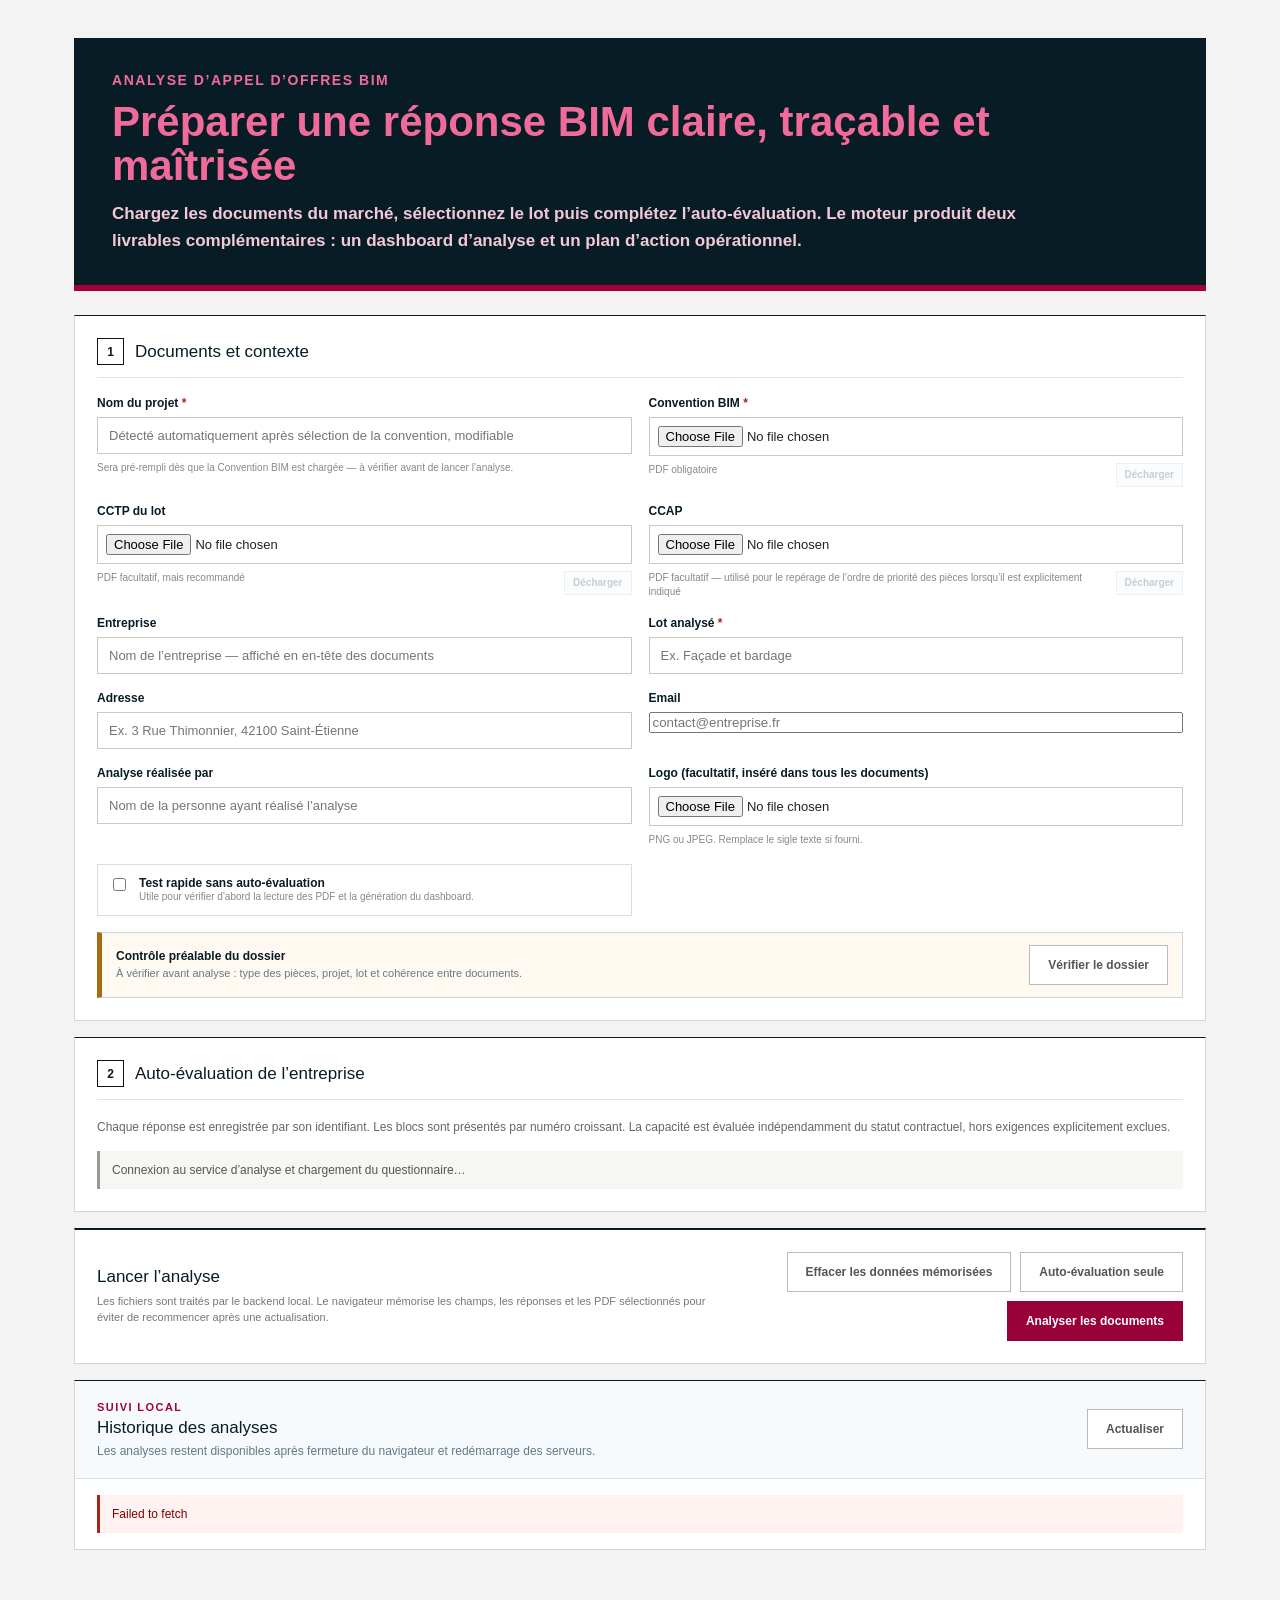
<file: frontend/index.html>
<!doctype html>
<html lang="fr">
<head>
  <meta charset="utf-8">
  <meta name="viewport" content="width=device-width, initial-scale=1">
  <title>Outil d’analyse BIM</title>
  <link rel="stylesheet" href="styles.css">
</head>
<body>
  <main class="page">
    <header class="hero">
      <p class="eyebrow">ANALYSE D’APPEL D’OFFRES BIM</p>
      <h1>Préparer une réponse BIM claire, traçable et maîtrisée</h1>
      <p class="intro">Chargez les documents du marché, sélectionnez le lot puis complétez l’<span class="static-term" data-term="Auto-évaluation">auto-évaluation</span>. Le moteur produit deux livrables complémentaires : un dashboard d’analyse et un plan d’action opérationnel.</p>
    </header>

    <form id="analysis-form" novalidate>
      <section class="panel">
        <div class="section-title"><span>1</span><h2>Documents et contexte</h2></div>
        <div class="grid two">
          <label class="field">
            <span>Nom du projet <b>*</b></span>
            <input type="text" name="projet" id="projet-field" placeholder="Détecté automatiquement après sélection de la convention, modifiable" required>
            <small id="projet-status">Sera pré-rempli dès que la Convention BIM est chargée — à vérifier avant de lancer l’analyse.</small>
          </label>
          <label class="field">
            <span><span class="static-term" data-term="Convention BIM">Convention BIM</span> <b>*</b></span>
            <input type="file" name="convention" accept="application/pdf,.pdf" required>
            <div class="file-status-row"><small id="convention-file-status">PDF obligatoire</small><button class="file-clear-button" type="button" data-clear-file="convention" disabled aria-disabled="true">Décharger</button></div>
          </label>
          <label class="field">
            <span><span class="static-term" data-term="CCTP">CCTP du lot</span></span>
            <input type="file" name="cctp" accept="application/pdf,.pdf">
            <div class="file-status-row"><small id="cctp-file-status">PDF facultatif, mais recommandé</small><button class="file-clear-button" type="button" data-clear-file="cctp" disabled aria-disabled="true">Décharger</button></div>
          </label>
          <label class="field">
            <span>CCAP</span>
            <input type="file" name="ccap" accept="application/pdf,.pdf">
            <div class="file-status-row"><small id="ccap-file-status">PDF facultatif — utilisé pour le repérage de l’ordre de priorité des pièces lorsqu’il est explicitement indiqué</small><button class="file-clear-button" type="button" data-clear-file="ccap" disabled aria-disabled="true">Décharger</button></div>
          </label>
          <label class="field">
            <span>Entreprise</span>
            <input type="text" name="entreprise" placeholder="Nom de l’entreprise — affiché en en-tête des documents">
          </label>
          <label class="field">
            <span>Lot analysé <b>*</b></span>
            <input type="text" name="lot" placeholder="Ex. Façade et bardage" required>
          </label>
          <label class="field">
            <span>Adresse</span>
            <input type="text" name="adresse" placeholder="Ex. 3 Rue Thimonnier, 42100 Saint-Étienne">
          </label>
          <label class="field">
            <span>Email</span>
            <input type="email" name="email" placeholder="contact@entreprise.fr">
          </label>
          <label class="field">
            <span>Analyse réalisée par</span>
            <input type="text" name="analyste" placeholder="Nom de la personne ayant réalisé l’analyse">
          </label>
          <label class="field">
            <span>Logo (facultatif, inséré dans tous les documents)</span>
            <input type="file" name="logo" accept="image/png,image/jpeg,.png,.jpg,.jpeg">
            <small>PNG ou JPEG. Remplace le sigle texte si fourni.</small>
          </label>
          <label class="check-field">
            <input id="sans-eval" type="checkbox" name="sans_eval">
            <span><strong>Test rapide sans auto-évaluation</strong><small>Utile pour vérifier d'abord la lecture des PDF et la génération du dashboard.</small></span>
          </label>
        </div>
        <div id="live-precheck" class="live-precheck pending" aria-live="polite">
          <div><strong>Contrôle préalable du dossier</strong><span id="live-precheck-text">À vérifier avant analyse : type des pièces, projet, lot et cohérence entre documents.</span></div>
          <button id="precheck-button" class="secondary-button" type="button">Vérifier le dossier</button>
        </div>
      </section>

      <section class="panel" id="questionnaire-panel">
        <div class="section-title"><span>2</span><h2><span class="static-term" data-term="Auto-évaluation">Auto-évaluation</span> de l’entreprise</h2></div>
        <p class="help">Chaque réponse est enregistrée par son identifiant. Les blocs sont présentés par numéro croissant. La capacité est évaluée indépendamment du statut contractuel, hors exigences explicitement exclues.</p>
        <div id="questionnaire-status" class="notice">Chargement du questionnaire…</div>
        <div id="questionnaire"></div>
      </section>

      <section class="panel submit-panel">
        <div>
          <h2>Lancer l’analyse</h2>
          <p>Les fichiers sont traités par le backend local. Le navigateur mémorise les champs, les réponses et les PDF sélectionnés pour éviter de recommencer après une actualisation.</p>
        </div>
        <div class="submit-actions">
          <button id="clear-memory-button" class="secondary-button" type="button">Effacer les données mémorisées</button>
          <button id="autoeval-button" class="secondary-button" type="button">Auto-évaluation seule</button>
          <button id="submit-button" type="submit">Analyser les documents</button>
        </div>
      </section>
    </form>

    <section id="progress" class="panel result-panel hidden" aria-live="polite"></section>

    <section id="history-panel" class="panel history-panel">
      <div class="history-heading">
        <div>
          <p class="eyebrow">Suivi local</p>
          <h2>Historique des analyses</h2>
          <p>Les analyses restent disponibles après fermeture du navigateur et redémarrage des serveurs.</p>
        </div>
        <button id="refresh-history" class="secondary-button" type="button">Actualiser</button>
      </div>
      <div id="history-status" class="notice">Chargement de l’historique…</div>
      <div id="history-list" class="history-list"></div>
    </section>
  </main>

  <script src="config.js"></script>
  <script src="app.js"></script>
</body>
</html>
</file>
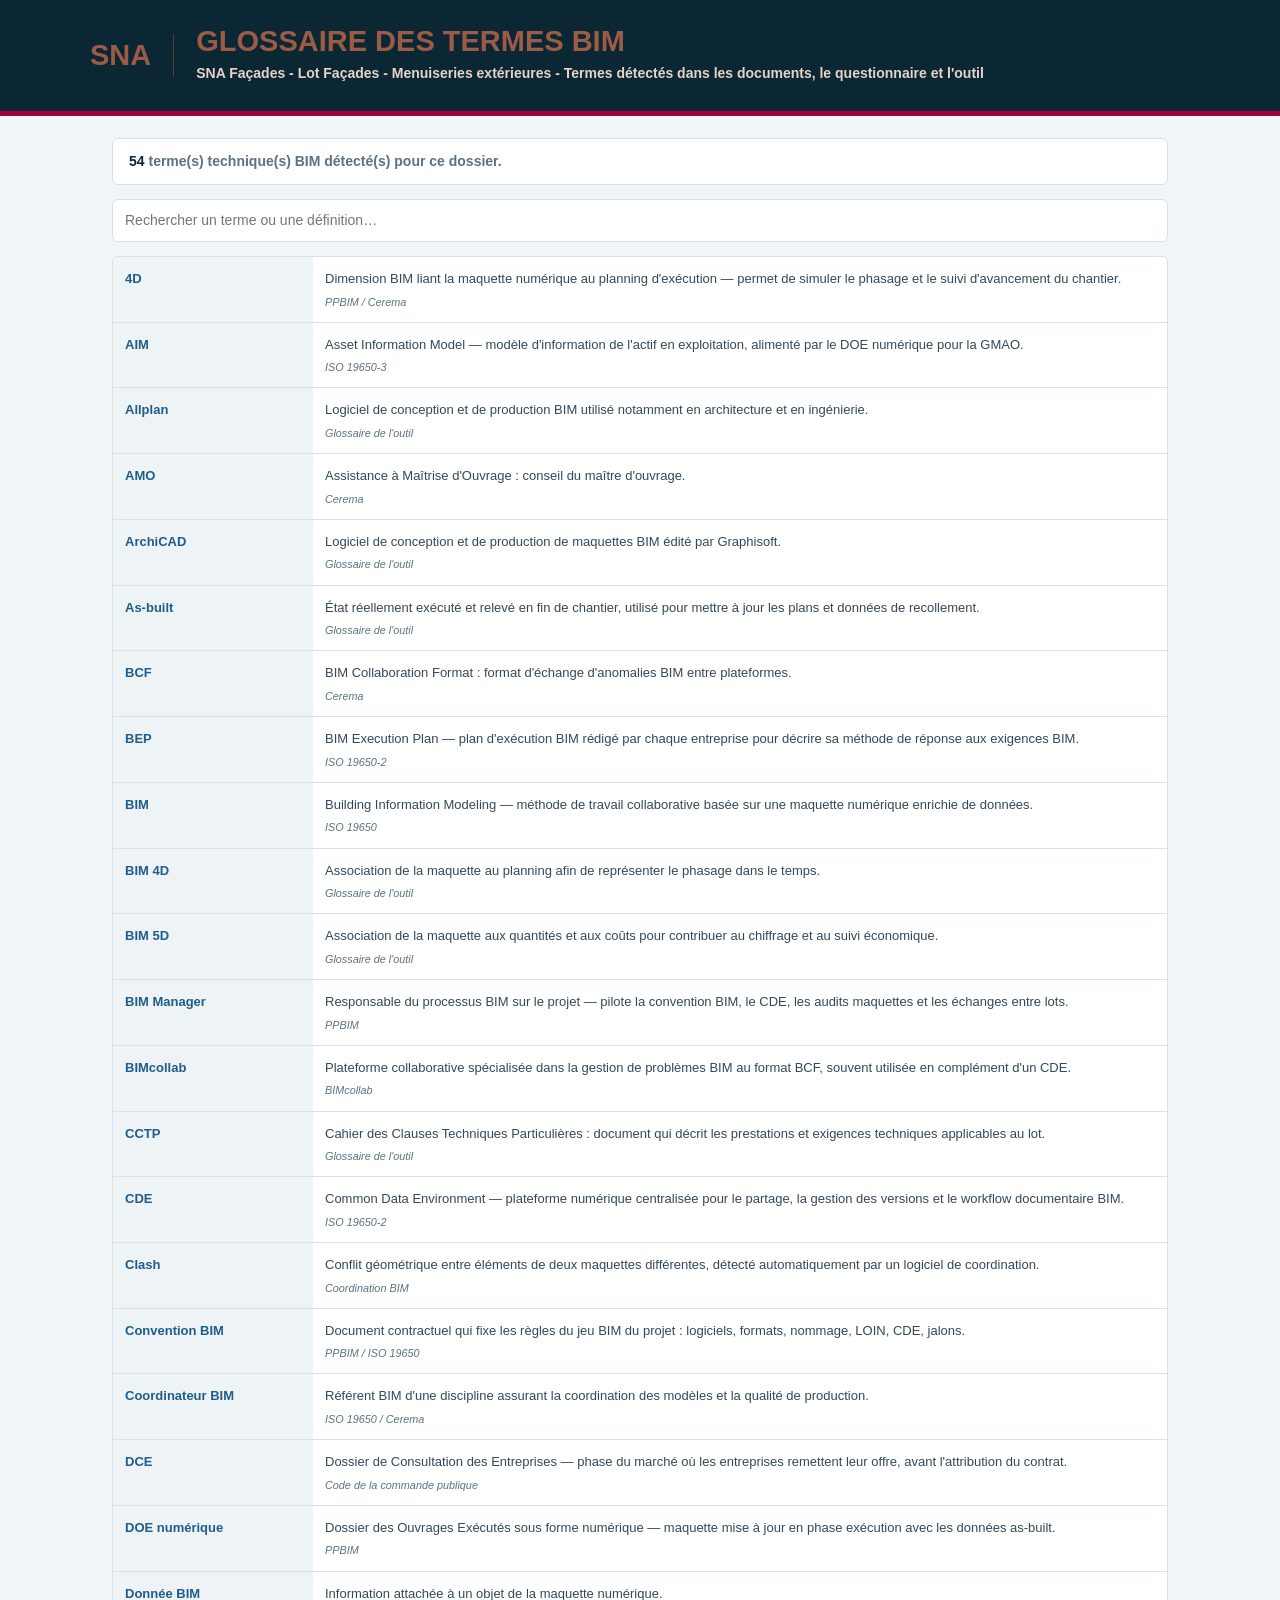
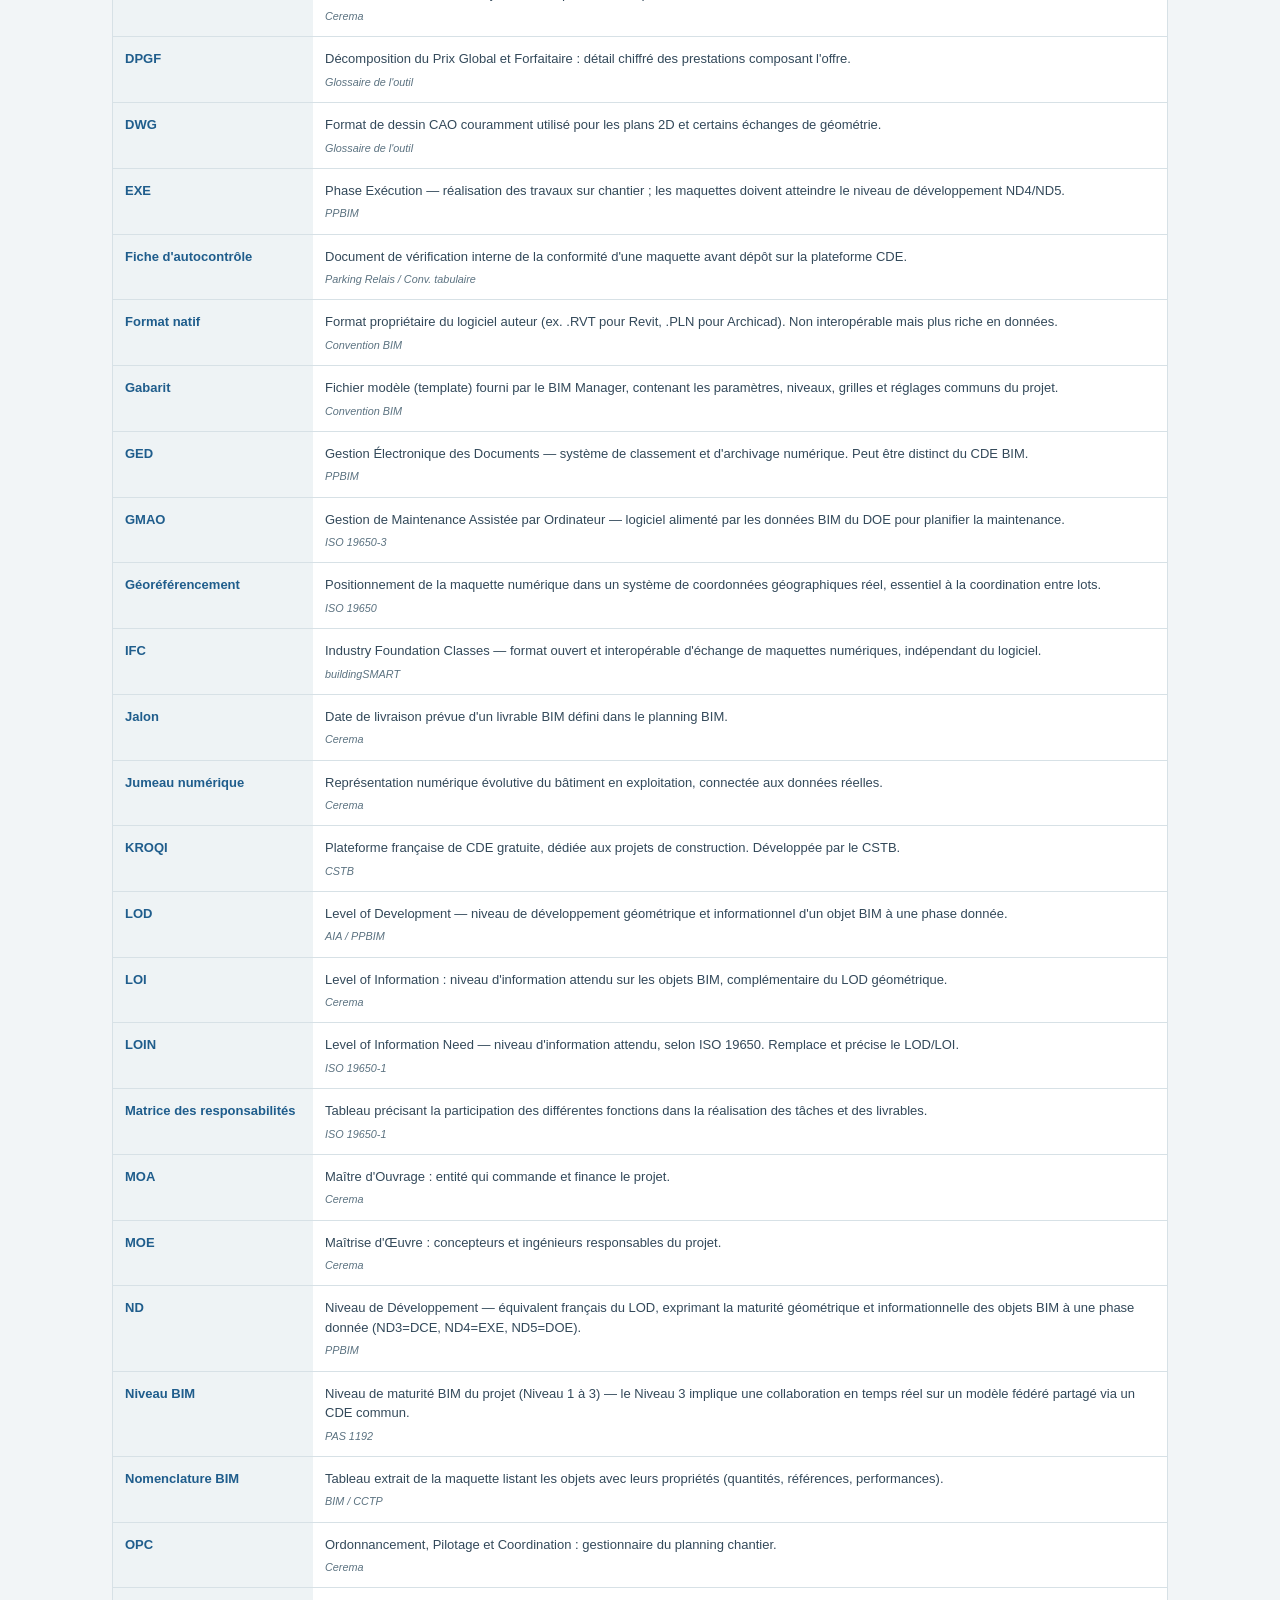
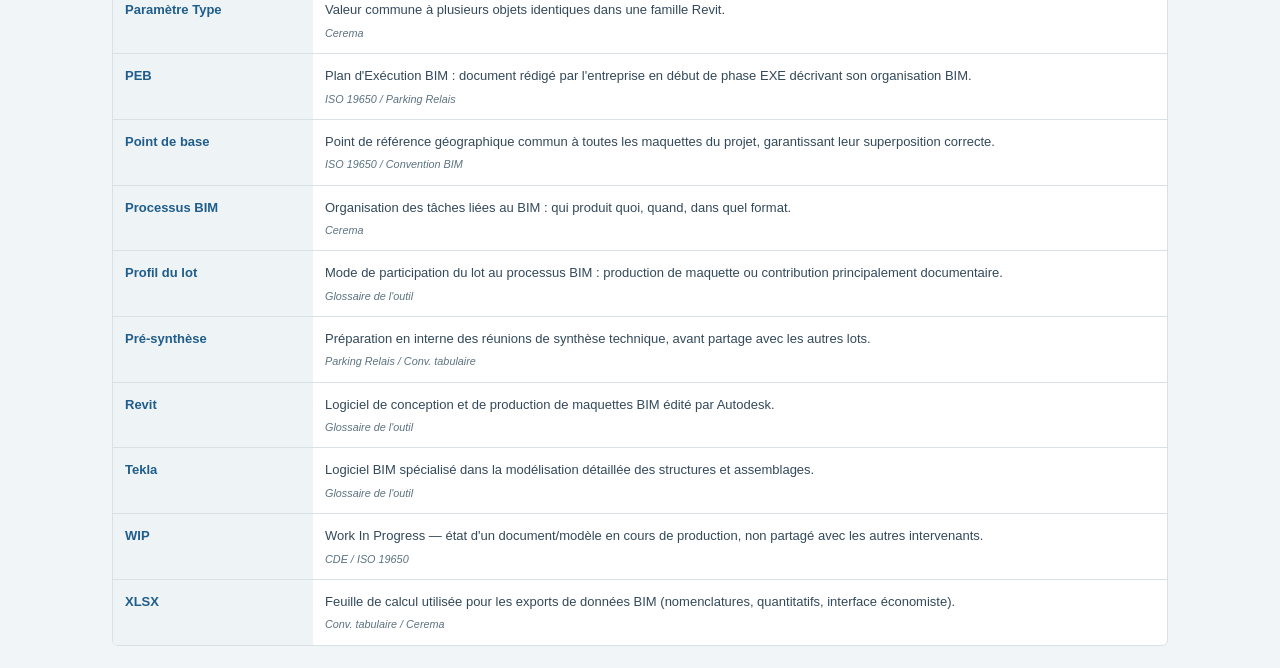
<file: simulation_reelle/Glossaire_BIM.html>
<!doctype html><html lang="fr"><head><meta charset="utf-8"><meta name="viewport" content="width=device-width,initial-scale=1"><title>Glossaire BIM - Façades - Menuiseries extérieures</title><style>:root{--navy:#0B2733;--magenta:#A1003D;--magenta-light:#9C5B45;--blue:#1F5D8C;--line:#D7E1E6;--muted:#5B7280;--pale2:#EEF3F5;--slate:#33495A}*{box-sizing:border-box}body{margin:0;background:#f2f5f7;color:#1A2B33;font:14px/1.5 Calibri,Carlito,"Segoe UI",Arial,sans-serif}.hero{background:var(--navy);border-bottom:5px solid var(--magenta);padding:27px max(25px,calc((100vw - 1100px)/2));display:flex;align-items:center;gap:22px}.brand{font-size:29px;font-weight:800;color:var(--magenta-light);border-right:1px solid rgba(156,91,69,.45);padding-right:22px}.brand img{max-height:40px;max-width:160px;display:block;object-fit:contain}.hero h1{margin:0;color:var(--magenta-light);font-size:29px;line-height:1;font-weight:700}.hero p{margin:7px 0 0;color:#E7D3CB;font-weight:600}.container{max-width:1100px;margin:0 auto;padding:22px}.count-bar{background:#fff;border:1px solid var(--line);border-radius:6px;padding:12px 16px;margin-bottom:14px;color:var(--muted);font-weight:700}.count-bar b{color:var(--navy)}#search{width:100%;padding:10px 12px;border:1px solid var(--line);border-radius:6px;margin-bottom:14px;font:inherit}.gloss-table{border:1px solid var(--line);border-radius:6px;overflow:hidden;background:#fff}.gloss-row{display:grid;grid-template-columns:200px 1fr;border-bottom:1px solid var(--line)}.gloss-row:last-child{border-bottom:0}.gloss-row strong{padding:12px;background:var(--pale2);color:var(--blue);font-size:13px}.gloss-row span{padding:12px;font-size:13px;color:var(--slate)}.gloss-row small{display:block;margin-top:5px;color:var(--muted);font-style:italic}@media(max-width:700px){.gloss-row{grid-template-columns:1fr}.gloss-row strong{border-bottom:1px solid var(--line)}}</style></head><body><header class="hero"><div class="brand">SNA</div><div><h1>GLOSSAIRE DES TERMES BIM</h1><p>SNA Façades - Lot Façades - Menuiseries extérieures - Termes détectés dans les documents, le questionnaire et l'outil</p></div></header><div class="container"><div class="count-bar"><b>54</b> terme(s) technique(s) BIM détecté(s) pour ce dossier.</div><input id="search" placeholder="Rechercher un terme ou une définition…"><div class="gloss-table" id="glossTable"><div class="gloss-row"><strong>4D</strong><span>Dimension BIM liant la maquette numérique au planning d&#x27;exécution — permet de simuler le phasage et le suivi d&#x27;avancement du chantier.<small>PPBIM / Cerema</small></span></div><div class="gloss-row"><strong>AIM</strong><span>Asset Information Model — modèle d&#x27;information de l&#x27;actif en exploitation, alimenté par le DOE numérique pour la GMAO.<small>ISO 19650-3</small></span></div><div class="gloss-row"><strong>Allplan</strong><span>Logiciel de conception et de production BIM utilisé notamment en architecture et en ingénierie.<small>Glossaire de l&#x27;outil</small></span></div><div class="gloss-row"><strong>AMO</strong><span>Assistance à Maîtrise d&#x27;Ouvrage : conseil du maître d&#x27;ouvrage.<small>Cerema</small></span></div><div class="gloss-row"><strong>ArchiCAD</strong><span>Logiciel de conception et de production de maquettes BIM édité par Graphisoft.<small>Glossaire de l&#x27;outil</small></span></div><div class="gloss-row"><strong>As-built</strong><span>État réellement exécuté et relevé en fin de chantier, utilisé pour mettre à jour les plans et données de recollement.<small>Glossaire de l&#x27;outil</small></span></div><div class="gloss-row"><strong>BCF</strong><span>BIM Collaboration Format : format d&#x27;échange d&#x27;anomalies BIM entre plateformes.<small>Cerema</small></span></div><div class="gloss-row"><strong>BEP</strong><span>BIM Execution Plan — plan d&#x27;exécution BIM rédigé par chaque entreprise pour décrire sa méthode de réponse aux exigences BIM.<small>ISO 19650-2</small></span></div><div class="gloss-row"><strong>BIM</strong><span>Building Information Modeling — méthode de travail collaborative basée sur une maquette numérique enrichie de données.<small>ISO 19650</small></span></div><div class="gloss-row"><strong>BIM 4D</strong><span>Association de la maquette au planning afin de représenter le phasage dans le temps.<small>Glossaire de l&#x27;outil</small></span></div><div class="gloss-row"><strong>BIM 5D</strong><span>Association de la maquette aux quantités et aux coûts pour contribuer au chiffrage et au suivi économique.<small>Glossaire de l&#x27;outil</small></span></div><div class="gloss-row"><strong>BIM Manager</strong><span>Responsable du processus BIM sur le projet — pilote la convention BIM, le CDE, les audits maquettes et les échanges entre lots.<small>PPBIM</small></span></div><div class="gloss-row"><strong>BIMcollab</strong><span>Plateforme collaborative spécialisée dans la gestion de problèmes BIM au format BCF, souvent utilisée en complément d&#x27;un CDE.<small>BIMcollab</small></span></div><div class="gloss-row"><strong>CCTP</strong><span>Cahier des Clauses Techniques Particulières : document qui décrit les prestations et exigences techniques applicables au lot.<small>Glossaire de l&#x27;outil</small></span></div><div class="gloss-row"><strong>CDE</strong><span>Common Data Environment — plateforme numérique centralisée pour le partage, la gestion des versions et le workflow documentaire BIM.<small>ISO 19650-2</small></span></div><div class="gloss-row"><strong>Clash</strong><span>Conflit géométrique entre éléments de deux maquettes différentes, détecté automatiquement par un logiciel de coordination.<small>Coordination BIM</small></span></div><div class="gloss-row"><strong>Convention BIM</strong><span>Document contractuel qui fixe les règles du jeu BIM du projet : logiciels, formats, nommage, LOIN, CDE, jalons.<small>PPBIM / ISO 19650</small></span></div><div class="gloss-row"><strong>Coordinateur BIM</strong><span>Référent BIM d&#x27;une discipline assurant la coordination des modèles et la qualité de production.<small>ISO 19650 / Cerema</small></span></div><div class="gloss-row"><strong>DCE</strong><span>Dossier de Consultation des Entreprises — phase du marché où les entreprises remettent leur offre, avant l&#x27;attribution du contrat.<small>Code de la commande publique</small></span></div><div class="gloss-row"><strong>DOE numérique</strong><span>Dossier des Ouvrages Exécutés sous forme numérique — maquette mise à jour en phase exécution avec les données as-built.<small>PPBIM</small></span></div><div class="gloss-row"><strong>Donnée BIM</strong><span>Information attachée à un objet de la maquette numérique.<small>Cerema</small></span></div><div class="gloss-row"><strong>DPGF</strong><span>Décomposition du Prix Global et Forfaitaire : détail chiffré des prestations composant l&#x27;offre.<small>Glossaire de l&#x27;outil</small></span></div><div class="gloss-row"><strong>DWG</strong><span>Format de dessin CAO couramment utilisé pour les plans 2D et certains échanges de géométrie.<small>Glossaire de l&#x27;outil</small></span></div><div class="gloss-row"><strong>EXE</strong><span>Phase Exécution — réalisation des travaux sur chantier ; les maquettes doivent atteindre le niveau de développement ND4/ND5.<small>PPBIM</small></span></div><div class="gloss-row"><strong>Fiche d&#x27;autocontrôle</strong><span>Document de vérification interne de la conformité d&#x27;une maquette avant dépôt sur la plateforme CDE.<small>Parking Relais / Conv. tabulaire</small></span></div><div class="gloss-row"><strong>Format natif</strong><span>Format propriétaire du logiciel auteur (ex. .RVT pour Revit, .PLN pour Archicad). Non interopérable mais plus riche en données.<small>Convention BIM</small></span></div><div class="gloss-row"><strong>Gabarit</strong><span>Fichier modèle (template) fourni par le BIM Manager, contenant les paramètres, niveaux, grilles et réglages communs du projet.<small>Convention BIM</small></span></div><div class="gloss-row"><strong>GED</strong><span>Gestion Électronique des Documents — système de classement et d&#x27;archivage numérique. Peut être distinct du CDE BIM.<small>PPBIM</small></span></div><div class="gloss-row"><strong>GMAO</strong><span>Gestion de Maintenance Assistée par Ordinateur — logiciel alimenté par les données BIM du DOE pour planifier la maintenance.<small>ISO 19650-3</small></span></div><div class="gloss-row"><strong>Géoréférencement</strong><span>Positionnement de la maquette numérique dans un système de coordonnées géographiques réel, essentiel à la coordination entre lots.<small>ISO 19650</small></span></div><div class="gloss-row"><strong>IFC</strong><span>Industry Foundation Classes — format ouvert et interopérable d&#x27;échange de maquettes numériques, indépendant du logiciel.<small>buildingSMART</small></span></div><div class="gloss-row"><strong>Jalon</strong><span>Date de livraison prévue d&#x27;un livrable BIM défini dans le planning BIM.<small>Cerema</small></span></div><div class="gloss-row"><strong>Jumeau numérique</strong><span>Représentation numérique évolutive du bâtiment en exploitation, connectée aux données réelles.<small>Cerema</small></span></div><div class="gloss-row"><strong>KROQI</strong><span>Plateforme française de CDE gratuite, dédiée aux projets de construction. Développée par le CSTB.<small>CSTB</small></span></div><div class="gloss-row"><strong>LOD</strong><span>Level of Development — niveau de développement géométrique et informationnel d&#x27;un objet BIM à une phase donnée.<small>AIA / PPBIM</small></span></div><div class="gloss-row"><strong>LOI</strong><span>Level of Information : niveau d&#x27;information attendu sur les objets BIM, complémentaire du LOD géométrique.<small>Cerema</small></span></div><div class="gloss-row"><strong>LOIN</strong><span>Level of Information Need — niveau d&#x27;information attendu, selon ISO 19650. Remplace et précise le LOD/LOI.<small>ISO 19650-1</small></span></div><div class="gloss-row"><strong>Matrice des responsabilités</strong><span>Tableau précisant la participation des différentes fonctions dans la réalisation des tâches et des livrables.<small>ISO 19650-1</small></span></div><div class="gloss-row"><strong>MOA</strong><span>Maître d&#x27;Ouvrage : entité qui commande et finance le projet.<small>Cerema</small></span></div><div class="gloss-row"><strong>MOE</strong><span>Maîtrise d&#x27;Œuvre : concepteurs et ingénieurs responsables du projet.<small>Cerema</small></span></div><div class="gloss-row"><strong>ND</strong><span>Niveau de Développement — équivalent français du LOD, exprimant la maturité géométrique et informationnelle des objets BIM à une phase donnée (ND3=DCE, ND4=EXE, ND5=DOE).<small>PPBIM</small></span></div><div class="gloss-row"><strong>Niveau BIM</strong><span>Niveau de maturité BIM du projet (Niveau 1 à 3) — le Niveau 3 implique une collaboration en temps réel sur un modèle fédéré partagé via un CDE commun.<small>PAS 1192</small></span></div><div class="gloss-row"><strong>Nomenclature BIM</strong><span>Tableau extrait de la maquette listant les objets avec leurs propriétés (quantités, références, performances).<small>BIM / CCTP</small></span></div><div class="gloss-row"><strong>OPC</strong><span>Ordonnancement, Pilotage et Coordination : gestionnaire du planning chantier.<small>Cerema</small></span></div><div class="gloss-row"><strong>Paramètre Type</strong><span>Valeur commune à plusieurs objets identiques dans une famille Revit.<small>Cerema</small></span></div><div class="gloss-row"><strong>PEB</strong><span>Plan d&#x27;Exécution BIM : document rédigé par l&#x27;entreprise en début de phase EXE décrivant son organisation BIM.<small>ISO 19650 / Parking Relais</small></span></div><div class="gloss-row"><strong>Point de base</strong><span>Point de référence géographique commun à toutes les maquettes du projet, garantissant leur superposition correcte.<small>ISO 19650 / Convention BIM</small></span></div><div class="gloss-row"><strong>Processus BIM</strong><span>Organisation des tâches liées au BIM : qui produit quoi, quand, dans quel format.<small>Cerema</small></span></div><div class="gloss-row"><strong>Profil du lot</strong><span>Mode de participation du lot au processus BIM : production de maquette ou contribution principalement documentaire.<small>Glossaire de l&#x27;outil</small></span></div><div class="gloss-row"><strong>Pré-synthèse</strong><span>Préparation en interne des réunions de synthèse technique, avant partage avec les autres lots.<small>Parking Relais / Conv. tabulaire</small></span></div><div class="gloss-row"><strong>Revit</strong><span>Logiciel de conception et de production de maquettes BIM édité par Autodesk.<small>Glossaire de l&#x27;outil</small></span></div><div class="gloss-row"><strong>Tekla</strong><span>Logiciel BIM spécialisé dans la modélisation détaillée des structures et assemblages.<small>Glossaire de l&#x27;outil</small></span></div><div class="gloss-row"><strong>WIP</strong><span>Work In Progress — état d&#x27;un document/modèle en cours de production, non partagé avec les autres intervenants.<small>CDE / ISO 19650</small></span></div><div class="gloss-row"><strong>XLSX</strong><span>Feuille de calcul utilisée pour les exports de données BIM (nomenclatures, quantitatifs, interface économiste).<small>Conv. tabulaire / Cerema</small></span></div></div></div><script>document.getElementById("search").addEventListener("input",e=>{const q=e.target.value.toLowerCase();document.querySelectorAll("#glossTable .gloss-row").forEach(r=>{r.hidden=!r.innerText.toLowerCase().includes(q);});});</script></body></html>
</file>
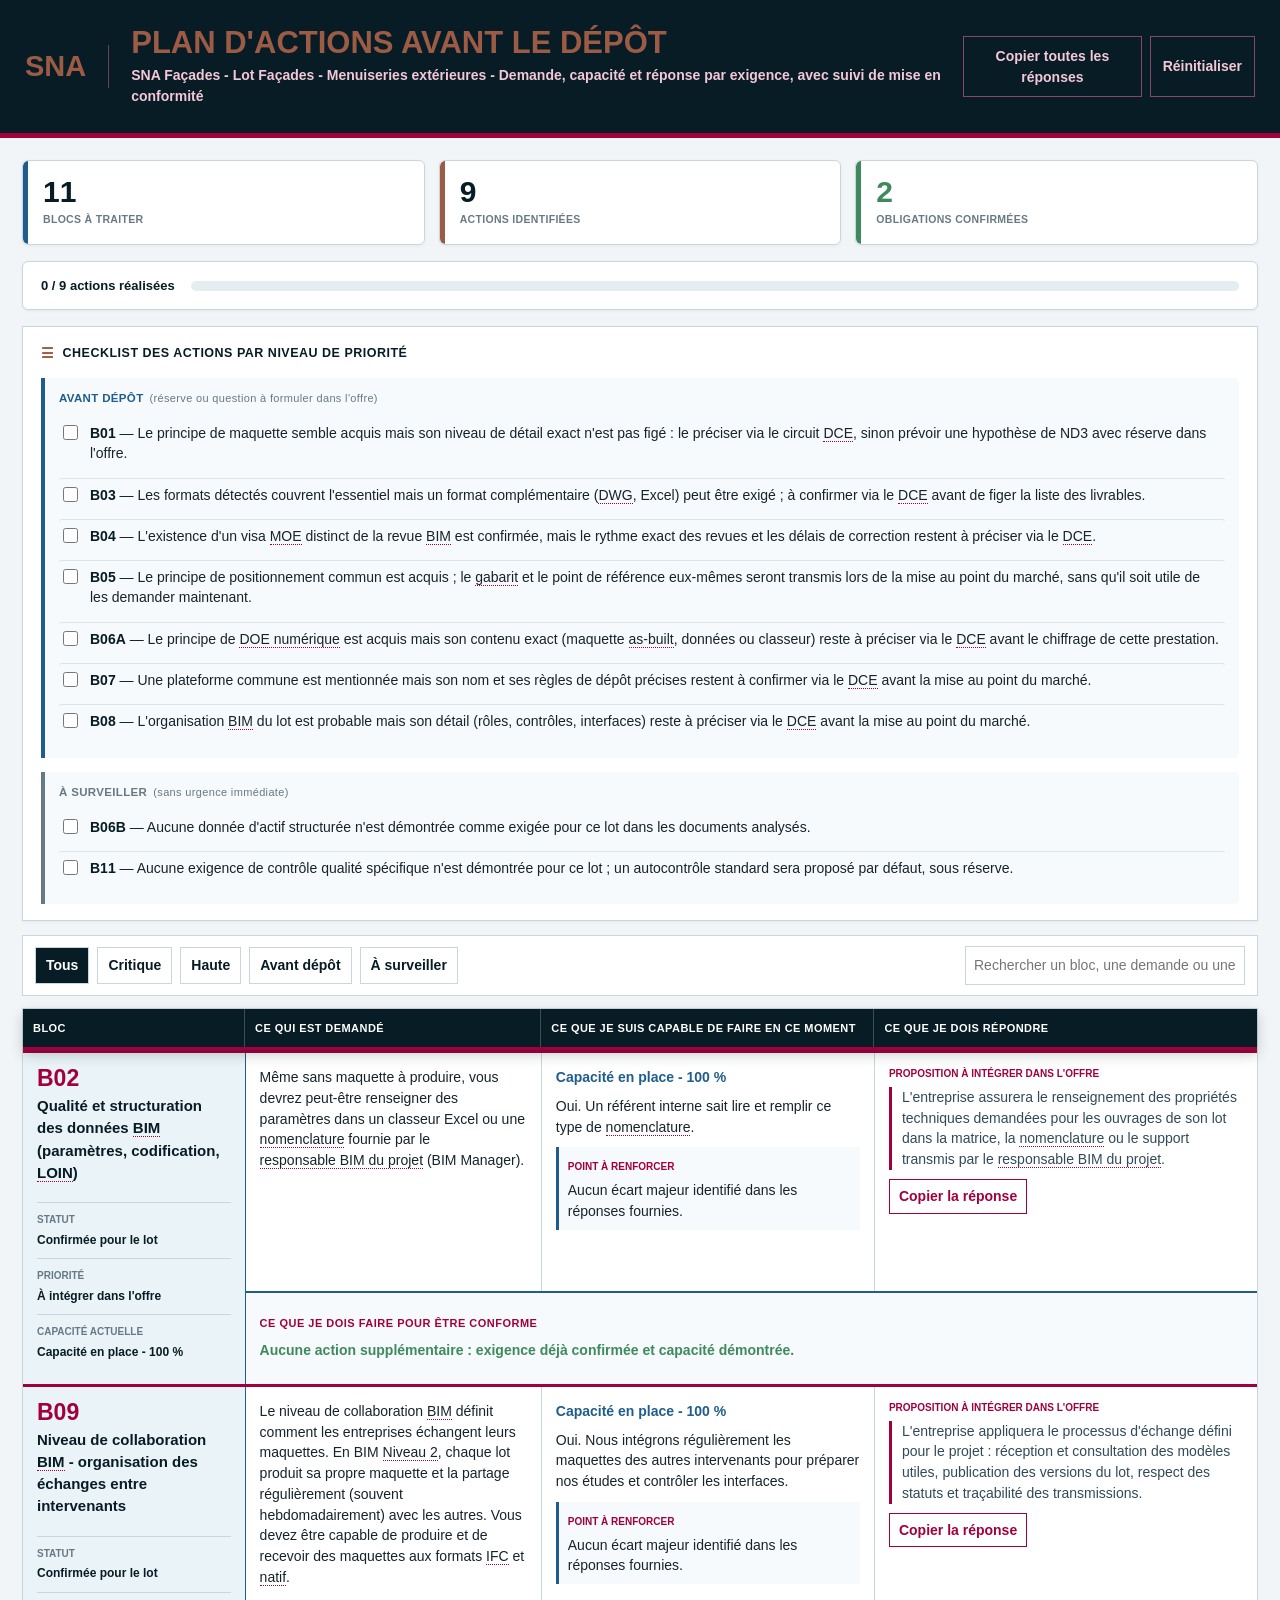
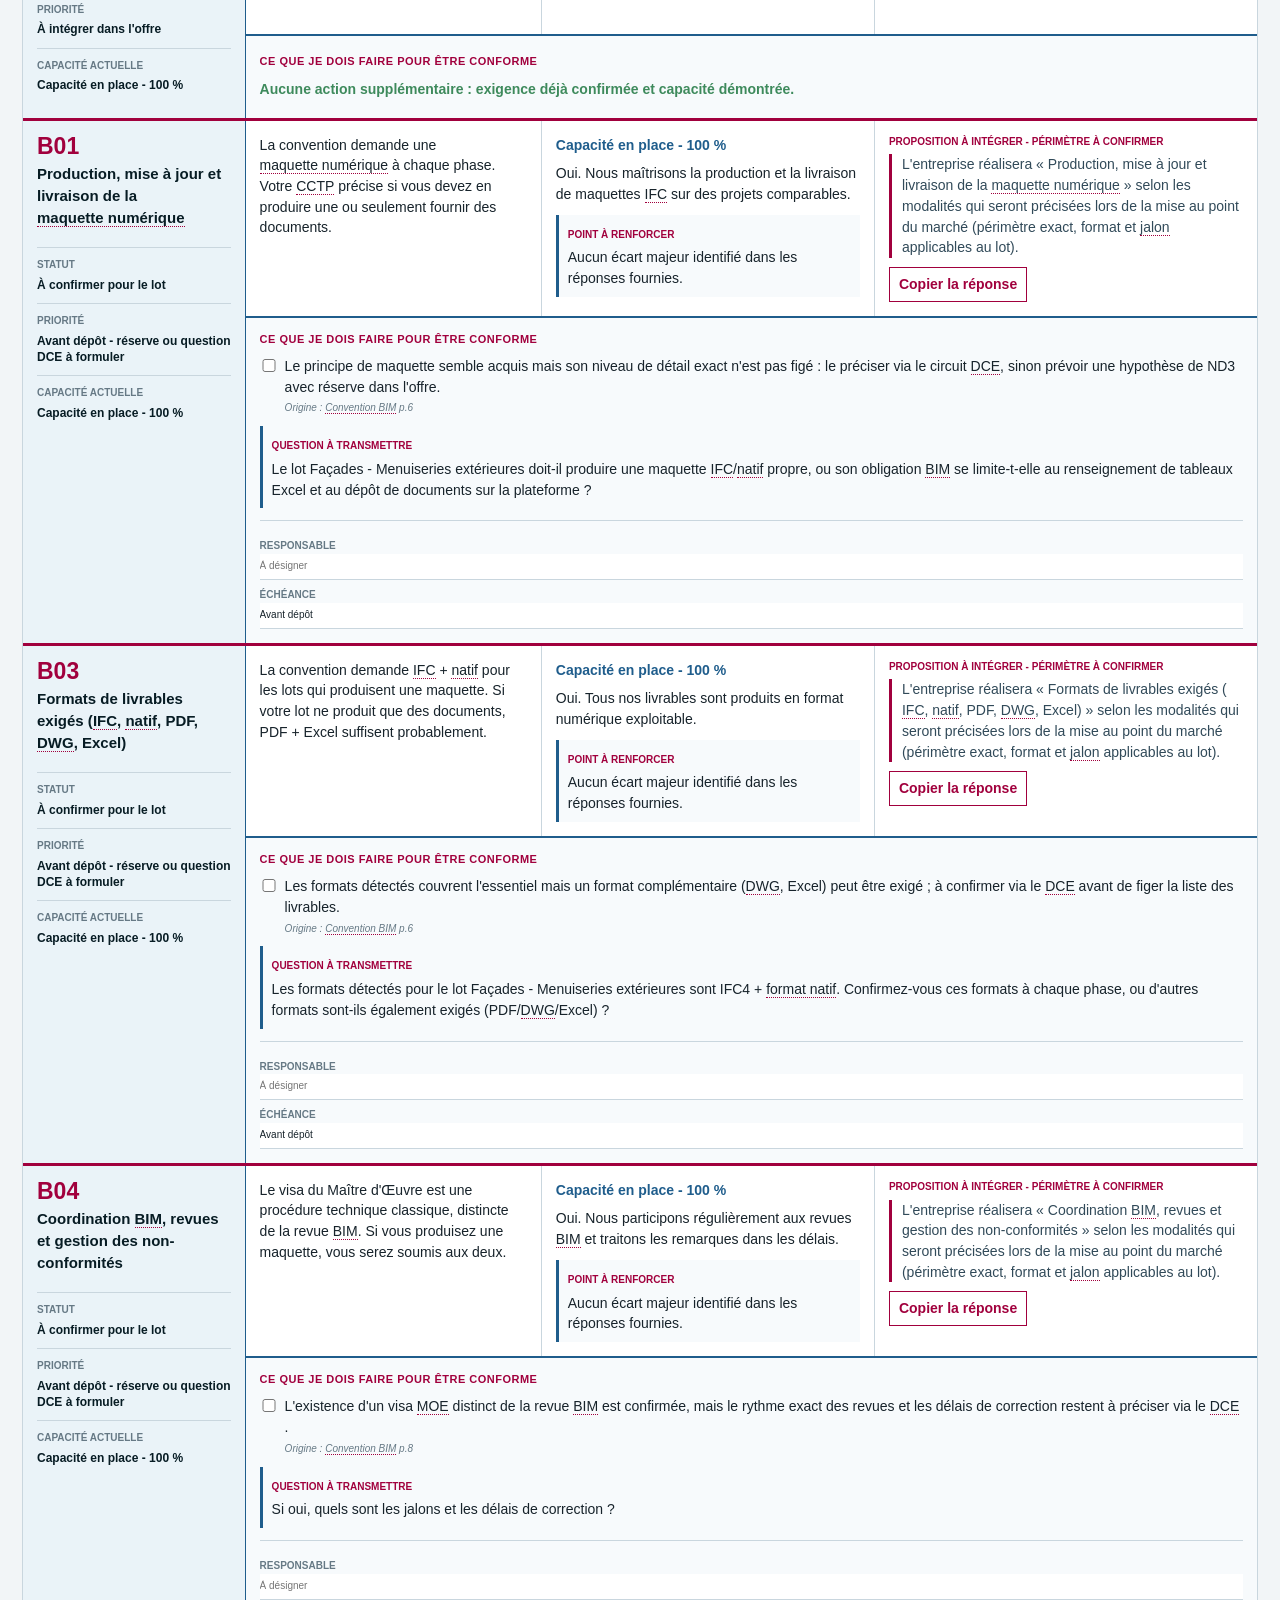
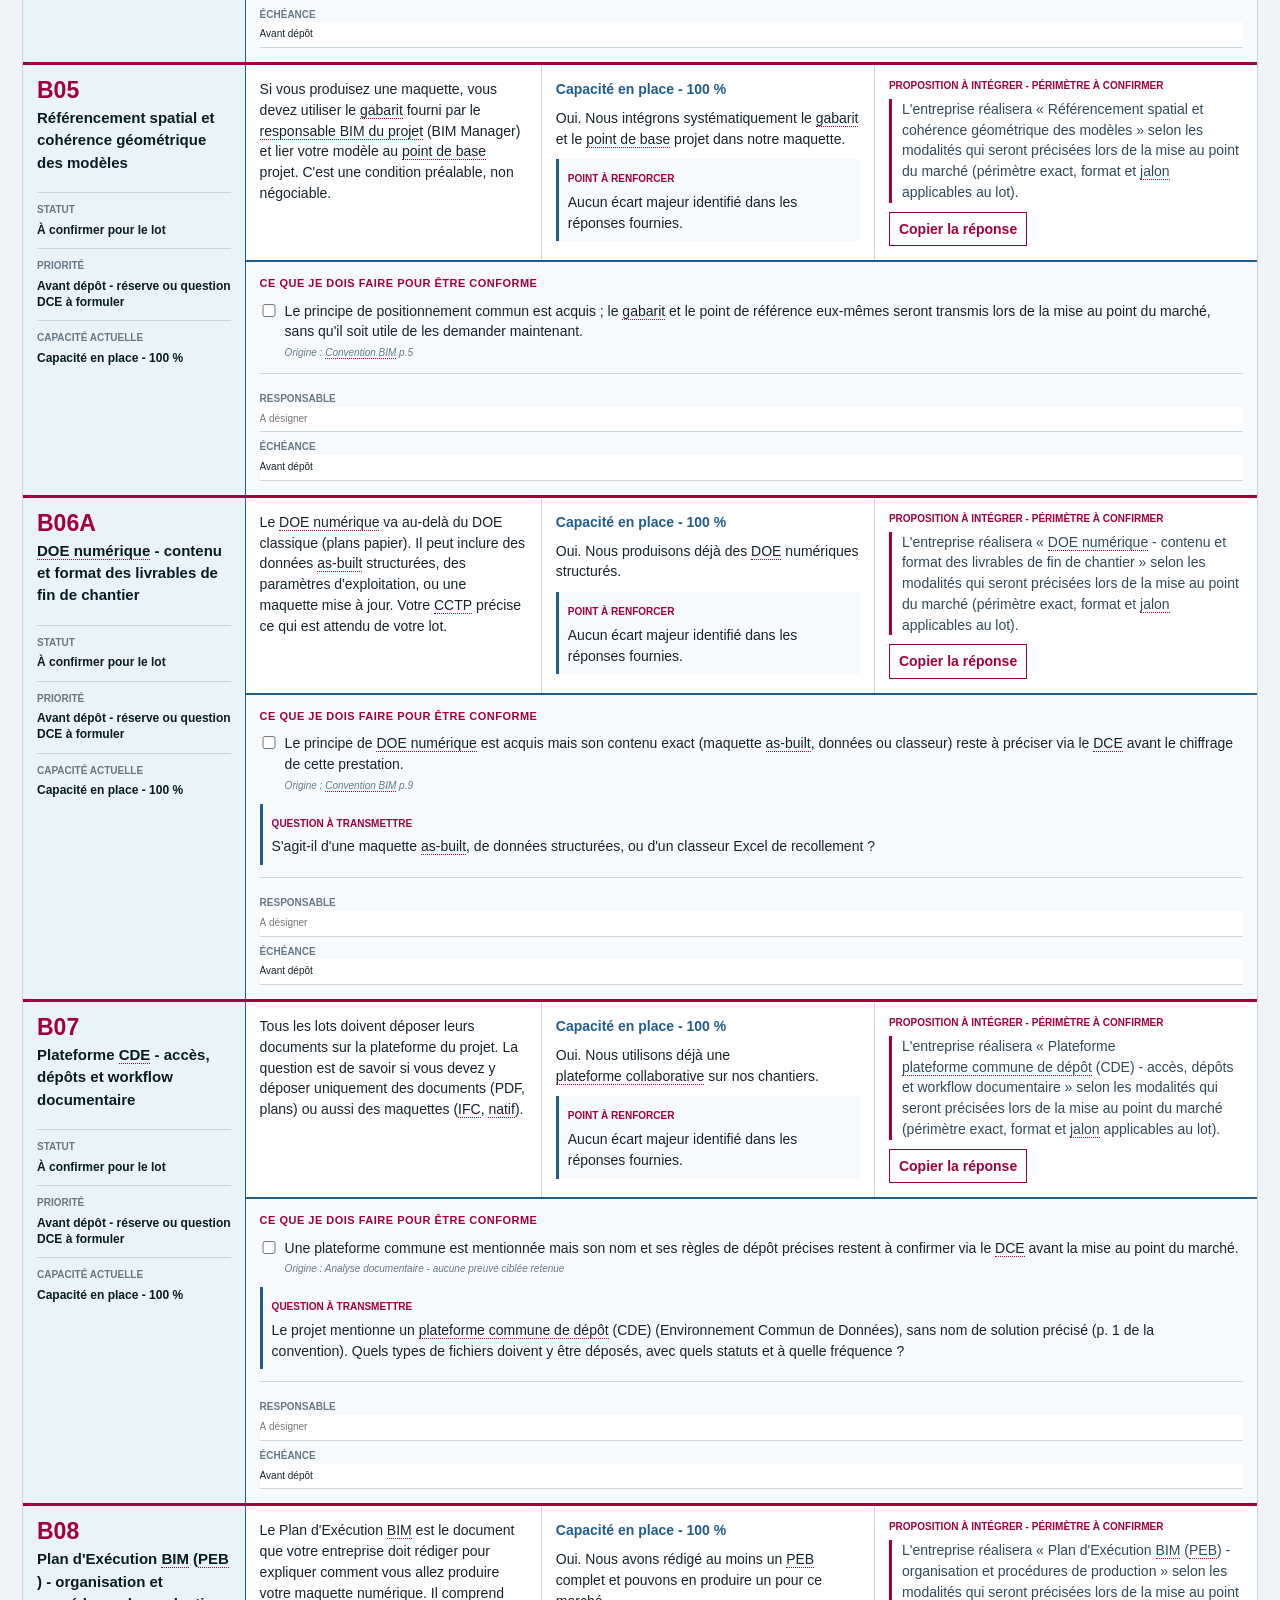
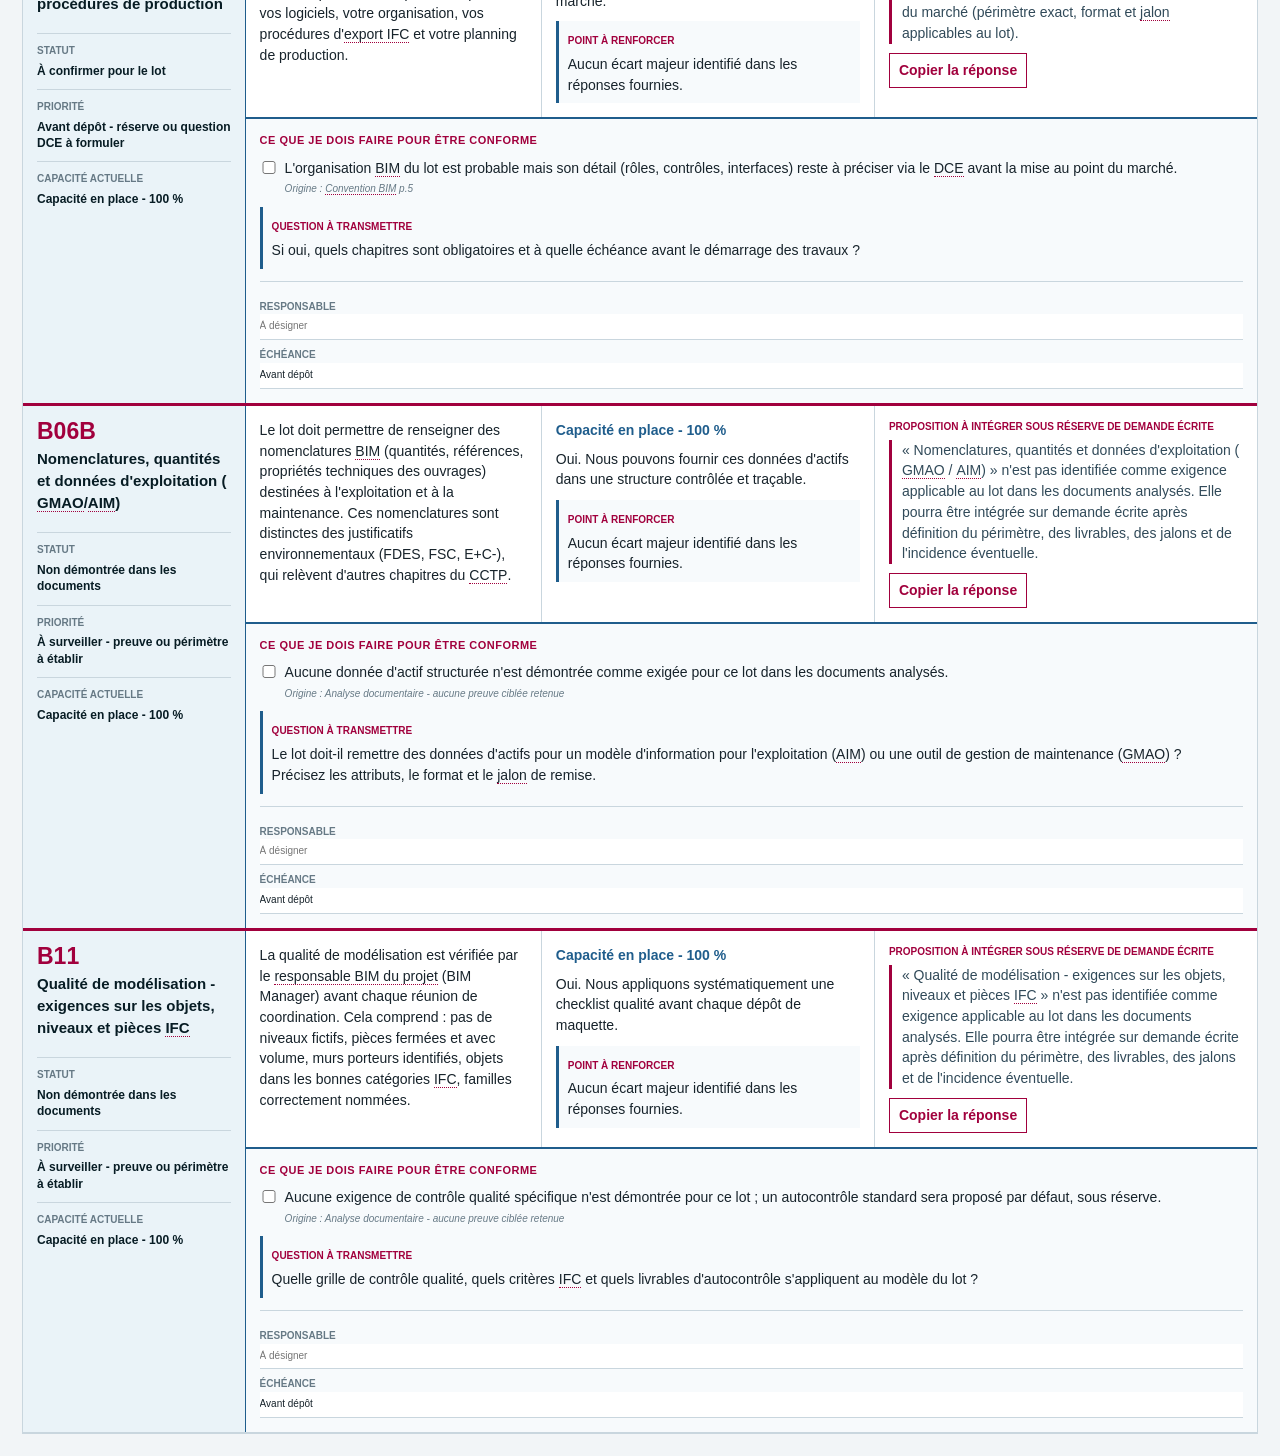
<file: simulation_reelle/Plan_Actions_Offre_BIM.html>
<!doctype html><html lang="fr"><head><meta charset="utf-8"><meta name="viewport" content="width=device-width,initial-scale=1"><title>Plan d'actions BIM - 0010_A_Convention_BIM_indA</title><style>
:root{--navy:#071C24;--blue:#1F5D8C;--slate:#49697D;--pale:#EAF3F8;--pale2:#F7FAFC;--magenta:#A1003D;--magenta-light:#9C5B45;--text:#17232B;--muted:#667985;--line:#C9D6DE;--green:#176B55;--amber:#A66A12;--white:#fff}
*{box-sizing:border-box}body{margin:0;background:#f2f5f7;color:var(--text);font:14px/1.48 Calibri,Carlito,"Segoe UI",Arial,sans-serif}button,input{font:inherit}h1,h2,.metric b{font-family:"Calibri Light",Calibri,Carlito,"Segoe UI",Arial,sans-serif}.hero{background:var(--navy);border-bottom:5px solid var(--magenta);padding:27px max(25px,calc((100vw - 1500px)/2));display:flex;align-items:center;gap:22px}.brand{font-size:29px;font-weight:800;color:var(--magenta-light);border-right:1px solid rgba(240,106,154,.45);padding-right:22px}.brand img{max-height:40px;max-width:160px;display:block;object-fit:contain}.hero h1{margin:0;color:var(--magenta-light);font-size:31px;line-height:1;font-weight:700}.hero p{margin:7px 0 0;color:#F5C8D8;font-weight:600}.hero-actions{margin-left:auto;display:flex;gap:8px}.hero-actions button{border:1px solid rgba(240,106,154,.55);background:transparent;color:#F5C8D8;padding:9px 12px;cursor:pointer;font-weight:700}.hero-actions .primary{background:var(--magenta);border-color:var(--magenta);color:#fff}.container{max-width:1500px;margin:0 auto;padding:22px}.summary{display:grid;grid-template-columns:repeat(3,1fr);gap:14px;margin-bottom:16px}.metric{position:relative;background:#fff;border:1px solid var(--line);border-radius:6px;padding:16px 18px 16px 20px;box-shadow:0 1px 3px rgba(7,28,36,.06);overflow:hidden;transition:transform .15s,box-shadow .15s}.metric:hover{transform:translateY(-2px);box-shadow:0 6px 14px rgba(7,28,36,.1)}.metric::before{content:"";position:absolute;left:0;top:0;bottom:0;width:5px;border-radius:6px 0 0 6px}.metric b{display:block;font-size:30px;color:var(--navy);font-weight:800;line-height:1}.metric span{display:block;margin-top:5px;font-size:10.5px;text-transform:uppercase;color:var(--muted);font-weight:700;letter-spacing:.03em}.metric-blocks::before{background:var(--blue)}.metric-actions::before{background:var(--magenta-light)}.metric-confirmed::before{background:#3E8A5C}.metric-confirmed b{color:#3E8A5C}.progress-box{background:#fff;border:1px solid var(--line);border-radius:6px;padding:14px 18px;margin-bottom:16px;display:flex;align-items:center;gap:16px;box-shadow:0 1px 3px rgba(7,28,36,.06)}.progress-box strong{color:var(--navy);font-size:13px;white-space:nowrap}.progress{flex:1;height:10px;background:#E5EDF1;border-radius:6px;overflow:hidden}.progress i{display:block;height:100%;background:linear-gradient(90deg,var(--magenta-light),var(--magenta));width:0;border-radius:6px;transition:width .3s ease}.toolbar{display:flex;gap:8px;align-items:center;background:#fff;border:1px solid var(--line);padding:10px 12px;margin-bottom:12px;flex-wrap:wrap}.toolbar button{border:1px solid var(--line);background:#fff;color:var(--navy);padding:7px 10px;cursor:pointer;font-weight:700}.toolbar button.active{background:var(--navy);color:#fff}.toolbar input{margin-left:auto;width:280px;padding:8px;border:1px solid var(--line)}.table-wrap{overflow:visible;background:#fff;border:1px solid var(--line)}table{width:100%;border-collapse:collapse;table-layout:fixed}col.meta{width:18%}col.demand{width:24%}col.capacity{width:27%}col.response{width:31%}.sticky-column-head{position:sticky;top:0;z-index:60;display:grid;grid-template-columns:18% 24% 27% 31%;background:var(--navy);color:#fff;border-bottom:3px solid var(--magenta);box-shadow:0 5px 12px rgba(7,28,36,.22)}.sticky-column-head span{padding:11px 10px;font-size:11px;text-transform:uppercase;letter-spacing:.04em;font-weight:800;border-right:1px solid #39505A}.sticky-column-head span:last-child{border-right:0}thead{position:absolute;width:1px;height:1px;overflow:hidden;clip:rect(0 0 0 0)}.content-row td{vertical-align:top;padding:14px;border-right:1px solid var(--line);border-bottom:1px solid var(--line);border-top:3px solid var(--magenta);overflow-wrap:anywhere}.content-row td:last-child{border-right:0}.block-meta{background:var(--pale);border-right:1px solid var(--blue)!important}.block-code{display:block;color:var(--magenta);font-family:"Calibri Light",Calibri,Carlito,"Segoe UI",Arial,sans-serif;font-size:23px;line-height:1}.block-title{margin:5px 0 18px;color:var(--navy);font-weight:700;font-size:15px}.meta-item{padding:10px 0;border-top:1px solid var(--line)}.meta-item span{display:block;margin-bottom:4px;color:var(--muted);font-size:10px;text-transform:uppercase;font-weight:700}.meta-item b{display:block;color:var(--navy);font-size:12px;line-height:1.35}.content-row p{margin:0 0 8px}.capacity b{color:var(--blue)}.gap,.question{background:var(--pale2);border-left:3px solid var(--blue);padding:8px 9px;margin-top:10px}.gap b,.question b{font-size:10px;text-transform:uppercase;color:var(--magenta)}.gap p,.question p{margin:4px 0 0}.response-label{display:block;color:var(--magenta);font-size:10px;text-transform:uppercase;font-weight:700;margin-bottom:5px}blockquote{margin:0 0 9px;border-left:3px solid var(--magenta);padding-left:10px;color:#314A59}.copy-response{border:1px solid var(--magenta);color:var(--magenta);background:#fff;padding:6px 9px;cursor:pointer;font-weight:700}.compliance-row td{padding:13px 14px 14px;background:var(--pale2);border-bottom:1px solid var(--line);border-top:2px solid var(--blue)}.compliance-title{color:var(--magenta);font-size:11px;text-transform:uppercase;font-weight:800;letter-spacing:.045em;margin-bottom:9px}.compliance-layout{display:block}.tasks{display:block}.task{display:grid;grid-template-columns:18px 1fr;gap:7px;align-items:start;cursor:pointer;margin-bottom:8px}.task input{margin:3px 0 0;accent-color:var(--magenta)}.task input:checked+span{text-decoration:line-through;color:var(--muted)}.action-origin{display:block;margin-top:4px;color:var(--muted);font-size:10px;font-style:italic;text-decoration:none!important}.term-tip{position:relative;display:inline-block;outline:none}.term-tip>span:first-child{border-bottom:1px dotted var(--magenta);cursor:help}.term-bubble{display:none;position:absolute;left:0;bottom:calc(100% + 7px);z-index:100;width:300px;background:var(--navy);color:#fff;padding:10px 11px;font-size:12px;line-height:1.4;text-transform:none;font-weight:400;box-shadow:0 6px 18px rgba(0,0,0,.25)}.term-bubble small{display:block;margin-top:6px;padding-top:5px;border-top:1px solid rgba(255,255,255,.25);color:#F5C8D8}.term-tip:hover .term-bubble,.term-tip:focus .term-bubble{display:block}.tracking{display:block;margin-top:12px;padding-top:10px;border-top:1px solid var(--line)}.tracking label{display:block;font-size:10px;text-transform:uppercase;color:var(--muted);font-weight:700;margin-top:8px}.tracking input{width:100%;border:0;border-bottom:1px solid var(--line);padding:5px 0;color:var(--text);text-transform:none;font-weight:400}.action-block.done{opacity:.62}.compliance-ok{margin:0;color:#3E8A5C;font-weight:700}.no-results{background:#fff;border:1px solid var(--line);border-left:4px solid var(--muted);padding:16px;margin-top:12px;color:var(--muted);font-weight:700;text-align:center}
.checklist{background:#fff;border:1px solid var(--line);padding:16px 18px;margin-bottom:14px;box-shadow:0 1px 3px rgba(7,28,36,.05)}.checklist summary{cursor:pointer;font-weight:800;color:var(--navy);text-transform:uppercase;font-size:12.5px;letter-spacing:.04em;display:flex;align-items:center;gap:8px}.checklist summary::before{content:"☰";color:var(--magenta-light);font-size:14px}.checklist-stack{display:flex;flex-direction:column;gap:14px;margin-top:14px}.checklist-group{background:var(--pale2);border-left:4px solid var(--line);border-radius:0 4px 4px 0;padding:12px 14px}.checklist-group h3{margin:0 0 10px;font-size:11.5px;text-transform:uppercase;letter-spacing:.03em;color:var(--navy);font-weight:800;display:flex;align-items:baseline;gap:6px}.checklist-group h3 small{color:var(--muted);text-transform:none;font-weight:400;font-size:11px}.checklist-task{display:grid;grid-template-columns:18px 1fr;gap:9px;align-items:start;padding:6px 4px;border-radius:3px;cursor:pointer;transition:background .12s}.checklist-task:hover{background:rgba(255,255,255,.75)}.checklist-task+.checklist-task{border-top:1px solid rgba(201,214,222,.6)}.checklist-task input{margin-top:2px;width:15px;height:15px;accent-color:var(--magenta-light)}.checklist-task span{line-height:1.45}.checklist-task span b{color:var(--navy);font-weight:800}.checklist-task input:checked+span{text-decoration:line-through;color:var(--muted)}.checklist-critique{border-left-color:#8A3B2E}.checklist-critique h3{color:#8A3B2E}.checklist-haute{border-left-color:var(--magenta-light)}.checklist-haute h3{color:var(--magenta-light)}.checklist-avant{border-left-color:var(--blue)}.checklist-avant h3{color:var(--blue)}.checklist-surveiller{border-left-color:var(--muted)}.checklist-surveiller h3{color:var(--muted)}
@media print{.checklist{break-inside:avoid}}
@media(max-width:950px){.hero{flex-wrap:wrap}.sticky-column-head{display:none}.hero-actions{margin-left:0}.summary{grid-template-columns:1fr}.progress-box{flex-direction:column;align-items:stretch}.toolbar input{margin-left:0;width:100%}.table-wrap{overflow:visible;border:0;background:transparent}table,thead,tbody,tr,th,td{display:block}thead{display:none}.action-block{display:block;margin-bottom:14px;border:1px solid var(--line);background:#fff}.block-meta{display:block;border-right:0!important}.content-row td{border-right:0;padding:12px}.content-row td::before{content:attr(data-label);display:block;font-size:10px;text-transform:uppercase;color:var(--magenta);font-weight:700;margin-bottom:7px}.block-meta::before{display:none!important}.compliance-row td{display:block}}
@media print{body{background:#fff;font-size:10px}.hero{background:#fff;border-bottom:2px solid var(--magenta);padding:8px 0}.brand,.hero h1{color:var(--navy)}.hero p{color:var(--muted)}.hero-actions,.toolbar,.copy-response{display:none!important}.container{max-width:none;padding:8px 0}.summary{grid-template-columns:repeat(3,1fr)}.table-wrap{overflow:visible}thead th{position:static}.action-block{break-inside:avoid}}
</style></head><body><header class="hero"><div class="brand">SNA</div><div><h1>PLAN D'ACTIONS AVANT LE DÉPÔT</h1><p>SNA Façades - Lot Façades - Menuiseries extérieures - Demande, capacité et réponse par exigence, avec suivi de mise en conformité</p></div><div class="hero-actions"><button id="copyAll" type="button">Copier toutes les réponses</button><button id="reset" type="button">Réinitialiser</button></div></header><main class="container"><section class="summary"><div class="metric metric-blocks"><b>11</b><span>Blocs à traiter</span></div><div class="metric metric-actions"><b>9</b><span>Actions identifiées</span></div><div class="metric metric-confirmed"><b>2</b><span>Obligations confirmées</span></div></section><section class="progress-box"><strong id="progressText">0 / 9 actions réalisées</strong><div class="progress"><i id="progressBar"></i></div></section><details class="checklist" open><summary>Checklist des actions par niveau de priorité</summary><div class="checklist-stack"><div class="checklist-group checklist-avant"><h3>Avant dépôt <small>(réserve ou question à formuler dans l&#x27;offre)</small></h3><label class="task checklist-task"><input type="checkbox" data-action-id="action-1"><span><b>B01</b> — Le principe de maquette semble acquis mais son niveau de détail exact n&#x27;est pas figé : le préciser via le circuit <span class="term-tip" tabindex="0"><span>DCE</span><span class="term-bubble">Dossier de Consultation des Entreprises — phase du marché où les entreprises remettent leur offre, avant l&#x27;attribution du contrat.<small>Code de la commande publique</small></span></span>, sinon prévoir une hypothèse de ND3 avec réserve dans l&#x27;offre.</span></label><label class="task checklist-task"><input type="checkbox" data-action-id="action-2"><span><b>B03</b> — Les formats détectés couvrent l&#x27;essentiel mais un format complémentaire (<span class="term-tip" tabindex="0"><span>DWG</span><span class="term-bubble">Format de dessin CAO couramment utilisé pour les plans 2D et certains échanges de géométrie.<small>Glossaire de l&#x27;outil</small></span></span>, Excel) peut être exigé ; à confirmer via le <span class="term-tip" tabindex="0"><span>DCE</span><span class="term-bubble">Dossier de Consultation des Entreprises — phase du marché où les entreprises remettent leur offre, avant l&#x27;attribution du contrat.<small>Code de la commande publique</small></span></span> avant de figer la liste des livrables.</span></label><label class="task checklist-task"><input type="checkbox" data-action-id="action-3"><span><b>B04</b> — L&#x27;existence d&#x27;un visa <span class="term-tip" tabindex="0"><span>MOE</span><span class="term-bubble">Maîtrise d&#x27;Œuvre : concepteurs et ingénieurs responsables du projet.<small>Cerema</small></span></span> distinct de la revue <span class="term-tip" tabindex="0"><span>BIM</span><span class="term-bubble">Building Information Modeling — méthode de travail collaborative basée sur une maquette numérique enrichie de données.<small>ISO 19650</small></span></span> est confirmée, mais le rythme exact des revues et les délais de correction restent à préciser via le <span class="term-tip" tabindex="0"><span>DCE</span><span class="term-bubble">Dossier de Consultation des Entreprises — phase du marché où les entreprises remettent leur offre, avant l&#x27;attribution du contrat.<small>Code de la commande publique</small></span></span>.</span></label><label class="task checklist-task"><input type="checkbox" data-action-id="action-4"><span><b>B05</b> — Le principe de positionnement commun est acquis ; le <span class="term-tip" tabindex="0"><span>gabarit</span><span class="term-bubble">Fichier modèle (template) fourni par le BIM Manager, contenant les paramètres, niveaux, grilles et réglages communs du projet.<small>Convention BIM</small></span></span> et le point de référence eux-mêmes seront transmis lors de la mise au point du marché, sans qu&#x27;il soit utile de les demander maintenant.</span></label><label class="task checklist-task"><input type="checkbox" data-action-id="action-5"><span><b>B06A</b> — Le principe de <span class="term-tip" tabindex="0"><span>DOE numérique</span><span class="term-bubble">Dossier des Ouvrages Exécutés sous forme numérique — maquette mise à jour en phase exécution avec les données as-built.<small>PPBIM</small></span></span> est acquis mais son contenu exact (maquette <span class="term-tip" tabindex="0"><span>as-built</span><span class="term-bubble">État réellement exécuté et relevé en fin de chantier, utilisé pour mettre à jour les plans et données de recollement.<small>Glossaire de l&#x27;outil</small></span></span>, données ou classeur) reste à préciser via le <span class="term-tip" tabindex="0"><span>DCE</span><span class="term-bubble">Dossier de Consultation des Entreprises — phase du marché où les entreprises remettent leur offre, avant l&#x27;attribution du contrat.<small>Code de la commande publique</small></span></span> avant le chiffrage de cette prestation.</span></label><label class="task checklist-task"><input type="checkbox" data-action-id="action-6"><span><b>B07</b> — Une plateforme commune est mentionnée mais son nom et ses règles de dépôt précises restent à confirmer via le <span class="term-tip" tabindex="0"><span>DCE</span><span class="term-bubble">Dossier de Consultation des Entreprises — phase du marché où les entreprises remettent leur offre, avant l&#x27;attribution du contrat.<small>Code de la commande publique</small></span></span> avant la mise au point du marché.</span></label><label class="task checklist-task"><input type="checkbox" data-action-id="action-7"><span><b>B08</b> — L&#x27;organisation <span class="term-tip" tabindex="0"><span>BIM</span><span class="term-bubble">Building Information Modeling — méthode de travail collaborative basée sur une maquette numérique enrichie de données.<small>ISO 19650</small></span></span> du lot est probable mais son détail (rôles, contrôles, interfaces) reste à préciser via le <span class="term-tip" tabindex="0"><span>DCE</span><span class="term-bubble">Dossier de Consultation des Entreprises — phase du marché où les entreprises remettent leur offre, avant l&#x27;attribution du contrat.<small>Code de la commande publique</small></span></span> avant la mise au point du marché.</span></label></div><div class="checklist-group checklist-surveiller"><h3>À surveiller <small>(sans urgence immédiate)</small></h3><label class="task checklist-task"><input type="checkbox" data-action-id="action-8"><span><b>B06B</b> — Aucune donnée d&#x27;actif structurée n&#x27;est démontrée comme exigée pour ce lot dans les documents analysés.</span></label><label class="task checklist-task"><input type="checkbox" data-action-id="action-9"><span><b>B11</b> — Aucune exigence de contrôle qualité spécifique n&#x27;est démontrée pour ce lot ; un autocontrôle standard sera proposé par défaut, sous réserve.</span></label></div></div></details><div class="toolbar"><button class="active" data-filter="all" type="button">Tous</button><button data-filter="Critique" type="button">Critique</button><button data-filter="Haute" type="button">Haute</button><button data-filter="Avant dépôt" type="button">Avant dépôt</button><button data-filter="À surveiller" type="button">À surveiller</button><input id="search" placeholder="Rechercher un bloc, une demande ou une action"></div><div class="table-wrap"><div class="sticky-column-head"><span>Bloc</span><span>Ce qui est demandé</span><span>Ce que je suis capable de faire en ce moment</span><span>Ce que je dois répondre</span></div><table><colgroup><col class="meta"><col class="demand"><col class="capacity"><col class="response"></colgroup><thead><tr><th>Bloc</th><th>Ce qui est demandé</th><th>Ce que je suis capable de faire en ce moment</th><th>Ce que je dois répondre</th></tr></thead><tbody class="action-block" data-status="Confirmée pour le lot" data-priority="À intégrer dans l&#x27;offre" data-block="B02"><tr class="content-row"><td class="block-meta" rowspan="2"><strong class="block-code">B02</strong><div class="block-title">Qualité et structuration des données <span class="term-tip" tabindex="0"><span>BIM</span><span class="term-bubble">Building Information Modeling — méthode de travail collaborative basée sur une maquette numérique enrichie de données.<small>ISO 19650</small></span></span> (paramètres, codification, <span class="term-tip" tabindex="0"><span>LOIN</span><span class="term-bubble">Level of Information Need — niveau d&#x27;information attendu, selon ISO 19650. Remplace et précise le LOD/LOI.<small>ISO 19650-1</small></span></span>)</div><div class="meta-item"><span>Statut</span><b>Confirmée pour le lot</b></div><div class="meta-item"><span>Priorité</span><b>À intégrer dans l&#x27;offre</b></div><div class="meta-item"><span>Capacité actuelle</span><b>Capacité en place - 100 %</b></div></td><td data-label="Ce qui est demandé"><p>Même sans maquette à produire, vous devrez peut-être renseigner des paramètres dans un classeur Excel ou une <span class="term-tip" tabindex="0"><span>nomenclature</span><span class="term-bubble">Tableau extrait de la maquette listant les objets avec leurs propriétés (quantités, références, performances).<small>BIM / CCTP</small></span></span> fournie par le <span class="term-tip" tabindex="0"><span>responsable BIM du projet</span><span class="term-bubble">Responsable du processus BIM sur le projet — pilote la convention BIM, le CDE, les audits maquettes et les échanges entre lots.<small>PPBIM</small></span></span> (BIM Manager).</p></td><td data-label="Ce que je suis capable de faire en ce moment"><p class="capacity"><b>Capacité en place - 100 %</b></p><p>Oui. Un référent interne sait lire et remplir ce type de <span class="term-tip" tabindex="0"><span>nomenclature</span><span class="term-bubble">Tableau extrait de la maquette listant les objets avec leurs propriétés (quantités, références, performances).<small>BIM / CCTP</small></span></span>.</p><div class="gap"><b>Point à renforcer</b><p>Aucun écart majeur identifié dans les réponses fournies.</p></div></td><td data-label="Ce que je dois répondre"><span class="response-label">Proposition à intégrer dans l&#x27;offre</span><blockquote>L&#x27;entreprise assurera le renseignement des propriétés techniques demandées pour les ouvrages de son lot dans la matrice, la <span class="term-tip" tabindex="0"><span>nomenclature</span><span class="term-bubble">Tableau extrait de la maquette listant les objets avec leurs propriétés (quantités, références, performances).<small>BIM / CCTP</small></span></span> ou le support transmis par le <span class="term-tip" tabindex="0"><span>responsable BIM du projet</span><span class="term-bubble">Responsable du processus BIM sur le projet — pilote la convention BIM, le CDE, les audits maquettes et les échanges entre lots.<small>PPBIM</small></span></span>.</blockquote><button class="copy-response" type="button">Copier la réponse</button></td></tr><tr class="compliance-row"><td colspan="3"><div class="compliance-title">Ce que je dois faire pour être conforme</div><div class="compliance-layout"><p class="compliance-ok">Aucune action supplémentaire : exigence déjà confirmée et capacité démontrée.</p></div></td></tr></tbody><tbody class="action-block" data-status="Confirmée pour le lot" data-priority="À intégrer dans l&#x27;offre" data-block="B09"><tr class="content-row"><td class="block-meta" rowspan="2"><strong class="block-code">B09</strong><div class="block-title">Niveau de collaboration <span class="term-tip" tabindex="0"><span>BIM</span><span class="term-bubble">Building Information Modeling — méthode de travail collaborative basée sur une maquette numérique enrichie de données.<small>ISO 19650</small></span></span> - organisation des échanges entre intervenants</div><div class="meta-item"><span>Statut</span><b>Confirmée pour le lot</b></div><div class="meta-item"><span>Priorité</span><b>À intégrer dans l&#x27;offre</b></div><div class="meta-item"><span>Capacité actuelle</span><b>Capacité en place - 100 %</b></div></td><td data-label="Ce qui est demandé"><p>Le niveau de collaboration <span class="term-tip" tabindex="0"><span>BIM</span><span class="term-bubble">Building Information Modeling — méthode de travail collaborative basée sur une maquette numérique enrichie de données.<small>ISO 19650</small></span></span> définit comment les entreprises échangent leurs maquettes. En BIM <span class="term-tip" tabindex="0"><span>Niveau 2</span><span class="term-bubble">Niveau de maturité BIM du projet (Niveau 1 à 3) — le Niveau 3 implique une collaboration en temps réel sur un modèle fédéré partagé via un CDE commun.<small>PAS 1192</small></span></span>, chaque lot produit sa propre maquette et la partage régulièrement (souvent hebdomadairement) avec les autres. Vous devez être capable de produire et de recevoir des maquettes aux formats <span class="term-tip" tabindex="0"><span>IFC</span><span class="term-bubble">Industry Foundation Classes — format ouvert et interopérable d&#x27;échange de maquettes numériques, indépendant du logiciel.<small>buildingSMART</small></span></span> et <span class="term-tip" tabindex="0"><span>natif</span><span class="term-bubble">Format propriétaire du logiciel auteur (ex. .RVT pour Revit, .PLN pour Archicad). Non interopérable mais plus riche en données.<small>Convention BIM</small></span></span>.</p></td><td data-label="Ce que je suis capable de faire en ce moment"><p class="capacity"><b>Capacité en place - 100 %</b></p><p>Oui. Nous intégrons régulièrement les maquettes des autres intervenants pour préparer nos études et contrôler les interfaces.</p><div class="gap"><b>Point à renforcer</b><p>Aucun écart majeur identifié dans les réponses fournies.</p></div></td><td data-label="Ce que je dois répondre"><span class="response-label">Proposition à intégrer dans l&#x27;offre</span><blockquote>L&#x27;entreprise appliquera le processus d&#x27;échange défini pour le projet : réception et consultation des modèles utiles, publication des versions du lot, respect des statuts et traçabilité des transmissions.</blockquote><button class="copy-response" type="button">Copier la réponse</button></td></tr><tr class="compliance-row"><td colspan="3"><div class="compliance-title">Ce que je dois faire pour être conforme</div><div class="compliance-layout"><p class="compliance-ok">Aucune action supplémentaire : exigence déjà confirmée et capacité démontrée.</p></div></td></tr></tbody><tbody class="action-block" data-status="À confirmer pour le lot" data-priority="Avant dépôt - réserve ou question DCE à formuler" data-block="B01"><tr class="content-row"><td class="block-meta" rowspan="2"><strong class="block-code">B01</strong><div class="block-title">Production, mise à jour et livraison de la <span class="term-tip" tabindex="0"><span>maquette numérique</span><span class="term-bubble">Building Information Modeling — méthode de travail collaborative basée sur une maquette numérique enrichie de données.<small>ISO 19650</small></span></span></div><div class="meta-item"><span>Statut</span><b>À confirmer pour le lot</b></div><div class="meta-item"><span>Priorité</span><b>Avant dépôt - réserve ou question DCE à formuler</b></div><div class="meta-item"><span>Capacité actuelle</span><b>Capacité en place - 100 %</b></div></td><td data-label="Ce qui est demandé"><p>La convention demande une <span class="term-tip" tabindex="0"><span>maquette numérique</span><span class="term-bubble">Building Information Modeling — méthode de travail collaborative basée sur une maquette numérique enrichie de données.<small>ISO 19650</small></span></span> à chaque phase. Votre <span class="term-tip" tabindex="0"><span>CCTP</span><span class="term-bubble">Cahier des Clauses Techniques Particulières : document qui décrit les prestations et exigences techniques applicables au lot.<small>Glossaire de l&#x27;outil</small></span></span> précise si vous devez en produire une ou seulement fournir des documents.</p></td><td data-label="Ce que je suis capable de faire en ce moment"><p class="capacity"><b>Capacité en place - 100 %</b></p><p>Oui. Nous maîtrisons la production et la livraison de maquettes <span class="term-tip" tabindex="0"><span>IFC</span><span class="term-bubble">Industry Foundation Classes — format ouvert et interopérable d&#x27;échange de maquettes numériques, indépendant du logiciel.<small>buildingSMART</small></span></span> sur des projets comparables.</p><div class="gap"><b>Point à renforcer</b><p>Aucun écart majeur identifié dans les réponses fournies.</p></div></td><td data-label="Ce que je dois répondre"><span class="response-label">Proposition à intégrer - périmètre à confirmer</span><blockquote>L&#x27;entreprise réalisera « Production, mise à jour et livraison de la <span class="term-tip" tabindex="0"><span>maquette numérique</span><span class="term-bubble">Building Information Modeling — méthode de travail collaborative basée sur une maquette numérique enrichie de données.<small>ISO 19650</small></span></span> » selon les modalités qui seront précisées lors de la mise au point du marché (périmètre exact, format et <span class="term-tip" tabindex="0"><span>jalon</span><span class="term-bubble">Date de livraison prévue d&#x27;un livrable BIM défini dans le planning BIM.<small>Cerema</small></span></span> applicables au lot).</blockquote><button class="copy-response" type="button">Copier la réponse</button></td></tr><tr class="compliance-row"><td colspan="3"><div class="compliance-title">Ce que je dois faire pour être conforme</div><div class="compliance-layout"><div class="tasks"><label class="task"><input type="checkbox" data-action-id="action-1"><span>Le principe de maquette semble acquis mais son niveau de détail exact n&#x27;est pas figé : le préciser via le circuit <span class="term-tip" tabindex="0"><span>DCE</span><span class="term-bubble">Dossier de Consultation des Entreprises — phase du marché où les entreprises remettent leur offre, avant l&#x27;attribution du contrat.<small>Code de la commande publique</small></span></span>, sinon prévoir une hypothèse de ND3 avec réserve dans l&#x27;offre.<small class="action-origin">Origine : <span class="term-tip" tabindex="0"><span>Convention BIM</span><span class="term-bubble">Document contractuel qui fixe les règles du jeu BIM du projet : logiciels, formats, nommage, LOIN, CDE, jalons.<small>PPBIM / ISO 19650</small></span></span> p.6</small></span></label></div><div class="question"><b>Question à transmettre</b><p>Le lot Façades - Menuiseries extérieures doit-il produire une maquette <span class="term-tip" tabindex="0"><span>IFC</span><span class="term-bubble">Industry Foundation Classes — format ouvert et interopérable d&#x27;échange de maquettes numériques, indépendant du logiciel.<small>buildingSMART</small></span></span>/<span class="term-tip" tabindex="0"><span>natif</span><span class="term-bubble">Format propriétaire du logiciel auteur (ex. .RVT pour Revit, .PLN pour Archicad). Non interopérable mais plus riche en données.<small>Convention BIM</small></span></span> propre, ou son obligation <span class="term-tip" tabindex="0"><span>BIM</span><span class="term-bubble">Building Information Modeling — méthode de travail collaborative basée sur une maquette numérique enrichie de données.<small>ISO 19650</small></span></span> se limite-t-elle au renseignement de tableaux Excel et au dépôt de documents sur la plateforme ?</p></div><div class="tracking"><label>Responsable<input data-field="owner" placeholder="À désigner"></label><label>Échéance<input data-field="date" value="Avant dépôt"></label></div></div></td></tr></tbody><tbody class="action-block" data-status="À confirmer pour le lot" data-priority="Avant dépôt - réserve ou question DCE à formuler" data-block="B03"><tr class="content-row"><td class="block-meta" rowspan="2"><strong class="block-code">B03</strong><div class="block-title">Formats de livrables exigés (<span class="term-tip" tabindex="0"><span>IFC</span><span class="term-bubble">Industry Foundation Classes — format ouvert et interopérable d&#x27;échange de maquettes numériques, indépendant du logiciel.<small>buildingSMART</small></span></span>, <span class="term-tip" tabindex="0"><span>natif</span><span class="term-bubble">Format propriétaire du logiciel auteur (ex. .RVT pour Revit, .PLN pour Archicad). Non interopérable mais plus riche en données.<small>Convention BIM</small></span></span>, PDF, <span class="term-tip" tabindex="0"><span>DWG</span><span class="term-bubble">Format de dessin CAO couramment utilisé pour les plans 2D et certains échanges de géométrie.<small>Glossaire de l&#x27;outil</small></span></span>, Excel)</div><div class="meta-item"><span>Statut</span><b>À confirmer pour le lot</b></div><div class="meta-item"><span>Priorité</span><b>Avant dépôt - réserve ou question DCE à formuler</b></div><div class="meta-item"><span>Capacité actuelle</span><b>Capacité en place - 100 %</b></div></td><td data-label="Ce qui est demandé"><p>La convention demande <span class="term-tip" tabindex="0"><span>IFC</span><span class="term-bubble">Industry Foundation Classes — format ouvert et interopérable d&#x27;échange de maquettes numériques, indépendant du logiciel.<small>buildingSMART</small></span></span> + <span class="term-tip" tabindex="0"><span>natif</span><span class="term-bubble">Format propriétaire du logiciel auteur (ex. .RVT pour Revit, .PLN pour Archicad). Non interopérable mais plus riche en données.<small>Convention BIM</small></span></span> pour les lots qui produisent une maquette. Si votre lot ne produit que des documents, PDF + Excel suffisent probablement.</p></td><td data-label="Ce que je suis capable de faire en ce moment"><p class="capacity"><b>Capacité en place - 100 %</b></p><p>Oui. Tous nos livrables sont produits en format numérique exploitable.</p><div class="gap"><b>Point à renforcer</b><p>Aucun écart majeur identifié dans les réponses fournies.</p></div></td><td data-label="Ce que je dois répondre"><span class="response-label">Proposition à intégrer - périmètre à confirmer</span><blockquote>L&#x27;entreprise réalisera « Formats de livrables exigés (<span class="term-tip" tabindex="0"><span>IFC</span><span class="term-bubble">Industry Foundation Classes — format ouvert et interopérable d&#x27;échange de maquettes numériques, indépendant du logiciel.<small>buildingSMART</small></span></span>, <span class="term-tip" tabindex="0"><span>natif</span><span class="term-bubble">Format propriétaire du logiciel auteur (ex. .RVT pour Revit, .PLN pour Archicad). Non interopérable mais plus riche en données.<small>Convention BIM</small></span></span>, PDF, <span class="term-tip" tabindex="0"><span>DWG</span><span class="term-bubble">Format de dessin CAO couramment utilisé pour les plans 2D et certains échanges de géométrie.<small>Glossaire de l&#x27;outil</small></span></span>, Excel) » selon les modalités qui seront précisées lors de la mise au point du marché (périmètre exact, format et <span class="term-tip" tabindex="0"><span>jalon</span><span class="term-bubble">Date de livraison prévue d&#x27;un livrable BIM défini dans le planning BIM.<small>Cerema</small></span></span> applicables au lot).</blockquote><button class="copy-response" type="button">Copier la réponse</button></td></tr><tr class="compliance-row"><td colspan="3"><div class="compliance-title">Ce que je dois faire pour être conforme</div><div class="compliance-layout"><div class="tasks"><label class="task"><input type="checkbox" data-action-id="action-2"><span>Les formats détectés couvrent l&#x27;essentiel mais un format complémentaire (<span class="term-tip" tabindex="0"><span>DWG</span><span class="term-bubble">Format de dessin CAO couramment utilisé pour les plans 2D et certains échanges de géométrie.<small>Glossaire de l&#x27;outil</small></span></span>, Excel) peut être exigé ; à confirmer via le <span class="term-tip" tabindex="0"><span>DCE</span><span class="term-bubble">Dossier de Consultation des Entreprises — phase du marché où les entreprises remettent leur offre, avant l&#x27;attribution du contrat.<small>Code de la commande publique</small></span></span> avant de figer la liste des livrables.<small class="action-origin">Origine : <span class="term-tip" tabindex="0"><span>Convention BIM</span><span class="term-bubble">Document contractuel qui fixe les règles du jeu BIM du projet : logiciels, formats, nommage, LOIN, CDE, jalons.<small>PPBIM / ISO 19650</small></span></span> p.6</small></span></label></div><div class="question"><b>Question à transmettre</b><p>Les formats détectés pour le lot Façades - Menuiseries extérieures sont IFC4 + <span class="term-tip" tabindex="0"><span>format natif</span><span class="term-bubble">Format propriétaire du logiciel auteur (ex. .RVT pour Revit, .PLN pour Archicad). Non interopérable mais plus riche en données.<small>Convention BIM</small></span></span>. Confirmez-vous ces formats à chaque phase, ou d&#x27;autres formats sont-ils également exigés (PDF/<span class="term-tip" tabindex="0"><span>DWG</span><span class="term-bubble">Format de dessin CAO couramment utilisé pour les plans 2D et certains échanges de géométrie.<small>Glossaire de l&#x27;outil</small></span></span>/Excel) ?</p></div><div class="tracking"><label>Responsable<input data-field="owner" placeholder="À désigner"></label><label>Échéance<input data-field="date" value="Avant dépôt"></label></div></div></td></tr></tbody><tbody class="action-block" data-status="À confirmer pour le lot" data-priority="Avant dépôt - réserve ou question DCE à formuler" data-block="B04"><tr class="content-row"><td class="block-meta" rowspan="2"><strong class="block-code">B04</strong><div class="block-title">Coordination <span class="term-tip" tabindex="0"><span>BIM</span><span class="term-bubble">Building Information Modeling — méthode de travail collaborative basée sur une maquette numérique enrichie de données.<small>ISO 19650</small></span></span>, revues et gestion des non-conformités</div><div class="meta-item"><span>Statut</span><b>À confirmer pour le lot</b></div><div class="meta-item"><span>Priorité</span><b>Avant dépôt - réserve ou question DCE à formuler</b></div><div class="meta-item"><span>Capacité actuelle</span><b>Capacité en place - 100 %</b></div></td><td data-label="Ce qui est demandé"><p>Le visa du Maître d&#x27;Œuvre est une procédure technique classique, distincte de la revue <span class="term-tip" tabindex="0"><span>BIM</span><span class="term-bubble">Building Information Modeling — méthode de travail collaborative basée sur une maquette numérique enrichie de données.<small>ISO 19650</small></span></span>. Si vous produisez une maquette, vous serez soumis aux deux.</p></td><td data-label="Ce que je suis capable de faire en ce moment"><p class="capacity"><b>Capacité en place - 100 %</b></p><p>Oui. Nous participons régulièrement aux revues <span class="term-tip" tabindex="0"><span>BIM</span><span class="term-bubble">Building Information Modeling — méthode de travail collaborative basée sur une maquette numérique enrichie de données.<small>ISO 19650</small></span></span> et traitons les remarques dans les délais.</p><div class="gap"><b>Point à renforcer</b><p>Aucun écart majeur identifié dans les réponses fournies.</p></div></td><td data-label="Ce que je dois répondre"><span class="response-label">Proposition à intégrer - périmètre à confirmer</span><blockquote>L&#x27;entreprise réalisera « Coordination <span class="term-tip" tabindex="0"><span>BIM</span><span class="term-bubble">Building Information Modeling — méthode de travail collaborative basée sur une maquette numérique enrichie de données.<small>ISO 19650</small></span></span>, revues et gestion des non-conformités » selon les modalités qui seront précisées lors de la mise au point du marché (périmètre exact, format et <span class="term-tip" tabindex="0"><span>jalon</span><span class="term-bubble">Date de livraison prévue d&#x27;un livrable BIM défini dans le planning BIM.<small>Cerema</small></span></span> applicables au lot).</blockquote><button class="copy-response" type="button">Copier la réponse</button></td></tr><tr class="compliance-row"><td colspan="3"><div class="compliance-title">Ce que je dois faire pour être conforme</div><div class="compliance-layout"><div class="tasks"><label class="task"><input type="checkbox" data-action-id="action-3"><span>L&#x27;existence d&#x27;un visa <span class="term-tip" tabindex="0"><span>MOE</span><span class="term-bubble">Maîtrise d&#x27;Œuvre : concepteurs et ingénieurs responsables du projet.<small>Cerema</small></span></span> distinct de la revue <span class="term-tip" tabindex="0"><span>BIM</span><span class="term-bubble">Building Information Modeling — méthode de travail collaborative basée sur une maquette numérique enrichie de données.<small>ISO 19650</small></span></span> est confirmée, mais le rythme exact des revues et les délais de correction restent à préciser via le <span class="term-tip" tabindex="0"><span>DCE</span><span class="term-bubble">Dossier de Consultation des Entreprises — phase du marché où les entreprises remettent leur offre, avant l&#x27;attribution du contrat.<small>Code de la commande publique</small></span></span>.<small class="action-origin">Origine : <span class="term-tip" tabindex="0"><span>Convention BIM</span><span class="term-bubble">Document contractuel qui fixe les règles du jeu BIM du projet : logiciels, formats, nommage, LOIN, CDE, jalons.<small>PPBIM / ISO 19650</small></span></span> p.8</small></span></label></div><div class="question"><b>Question à transmettre</b><p>Si oui, quels sont les jalons et les délais de correction ?</p></div><div class="tracking"><label>Responsable<input data-field="owner" placeholder="À désigner"></label><label>Échéance<input data-field="date" value="Avant dépôt"></label></div></div></td></tr></tbody><tbody class="action-block" data-status="À confirmer pour le lot" data-priority="Avant dépôt - réserve ou question DCE à formuler" data-block="B05"><tr class="content-row"><td class="block-meta" rowspan="2"><strong class="block-code">B05</strong><div class="block-title">Référencement spatial et cohérence géométrique des modèles</div><div class="meta-item"><span>Statut</span><b>À confirmer pour le lot</b></div><div class="meta-item"><span>Priorité</span><b>Avant dépôt - réserve ou question DCE à formuler</b></div><div class="meta-item"><span>Capacité actuelle</span><b>Capacité en place - 100 %</b></div></td><td data-label="Ce qui est demandé"><p>Si vous produisez une maquette, vous devez utiliser le <span class="term-tip" tabindex="0"><span>gabarit</span><span class="term-bubble">Fichier modèle (template) fourni par le BIM Manager, contenant les paramètres, niveaux, grilles et réglages communs du projet.<small>Convention BIM</small></span></span> fourni par le <span class="term-tip" tabindex="0"><span>responsable BIM du projet</span><span class="term-bubble">Responsable du processus BIM sur le projet — pilote la convention BIM, le CDE, les audits maquettes et les échanges entre lots.<small>PPBIM</small></span></span> (BIM Manager) et lier votre modèle au <span class="term-tip" tabindex="0"><span>point de base</span><span class="term-bubble">Positionnement de la maquette numérique dans un système de coordonnées géographiques réel, essentiel à la coordination entre lots.<small>ISO 19650</small></span></span> projet. C&#x27;est une condition préalable, non négociable.</p></td><td data-label="Ce que je suis capable de faire en ce moment"><p class="capacity"><b>Capacité en place - 100 %</b></p><p>Oui. Nous intégrons systématiquement le <span class="term-tip" tabindex="0"><span>gabarit</span><span class="term-bubble">Fichier modèle (template) fourni par le BIM Manager, contenant les paramètres, niveaux, grilles et réglages communs du projet.<small>Convention BIM</small></span></span> et le <span class="term-tip" tabindex="0"><span>point de base</span><span class="term-bubble">Positionnement de la maquette numérique dans un système de coordonnées géographiques réel, essentiel à la coordination entre lots.<small>ISO 19650</small></span></span> projet dans notre maquette.</p><div class="gap"><b>Point à renforcer</b><p>Aucun écart majeur identifié dans les réponses fournies.</p></div></td><td data-label="Ce que je dois répondre"><span class="response-label">Proposition à intégrer - périmètre à confirmer</span><blockquote>L&#x27;entreprise réalisera « Référencement spatial et cohérence géométrique des modèles » selon les modalités qui seront précisées lors de la mise au point du marché (périmètre exact, format et <span class="term-tip" tabindex="0"><span>jalon</span><span class="term-bubble">Date de livraison prévue d&#x27;un livrable BIM défini dans le planning BIM.<small>Cerema</small></span></span> applicables au lot).</blockquote><button class="copy-response" type="button">Copier la réponse</button></td></tr><tr class="compliance-row"><td colspan="3"><div class="compliance-title">Ce que je dois faire pour être conforme</div><div class="compliance-layout"><div class="tasks"><label class="task"><input type="checkbox" data-action-id="action-4"><span>Le principe de positionnement commun est acquis ; le <span class="term-tip" tabindex="0"><span>gabarit</span><span class="term-bubble">Fichier modèle (template) fourni par le BIM Manager, contenant les paramètres, niveaux, grilles et réglages communs du projet.<small>Convention BIM</small></span></span> et le point de référence eux-mêmes seront transmis lors de la mise au point du marché, sans qu&#x27;il soit utile de les demander maintenant.<small class="action-origin">Origine : <span class="term-tip" tabindex="0"><span>Convention BIM</span><span class="term-bubble">Document contractuel qui fixe les règles du jeu BIM du projet : logiciels, formats, nommage, LOIN, CDE, jalons.<small>PPBIM / ISO 19650</small></span></span> p.5</small></span></label></div><div class="tracking"><label>Responsable<input data-field="owner" placeholder="À désigner"></label><label>Échéance<input data-field="date" value="Avant dépôt"></label></div></div></td></tr></tbody><tbody class="action-block" data-status="À confirmer pour le lot" data-priority="Avant dépôt - réserve ou question DCE à formuler" data-block="B06A"><tr class="content-row"><td class="block-meta" rowspan="2"><strong class="block-code">B06A</strong><div class="block-title"><span class="term-tip" tabindex="0"><span>DOE numérique</span><span class="term-bubble">Dossier des Ouvrages Exécutés sous forme numérique — maquette mise à jour en phase exécution avec les données as-built.<small>PPBIM</small></span></span> - contenu et format des livrables de fin de chantier</div><div class="meta-item"><span>Statut</span><b>À confirmer pour le lot</b></div><div class="meta-item"><span>Priorité</span><b>Avant dépôt - réserve ou question DCE à formuler</b></div><div class="meta-item"><span>Capacité actuelle</span><b>Capacité en place - 100 %</b></div></td><td data-label="Ce qui est demandé"><p>Le <span class="term-tip" tabindex="0"><span>DOE numérique</span><span class="term-bubble">Dossier des Ouvrages Exécutés sous forme numérique — maquette mise à jour en phase exécution avec les données as-built.<small>PPBIM</small></span></span> va au-delà du DOE classique (plans papier). Il peut inclure des données <span class="term-tip" tabindex="0"><span>as-built</span><span class="term-bubble">État réellement exécuté et relevé en fin de chantier, utilisé pour mettre à jour les plans et données de recollement.<small>Glossaire de l&#x27;outil</small></span></span> structurées, des paramètres d&#x27;exploitation, ou une maquette mise à jour. Votre <span class="term-tip" tabindex="0"><span>CCTP</span><span class="term-bubble">Cahier des Clauses Techniques Particulières : document qui décrit les prestations et exigences techniques applicables au lot.<small>Glossaire de l&#x27;outil</small></span></span> précise ce qui est attendu de votre lot.</p></td><td data-label="Ce que je suis capable de faire en ce moment"><p class="capacity"><b>Capacité en place - 100 %</b></p><p>Oui. Nous produisons déjà des <span class="term-tip" tabindex="0"><span>DOE</span><span class="term-bubble">Dossier des Ouvrages Exécutés sous forme numérique — maquette mise à jour en phase exécution avec les données as-built.<small>PPBIM</small></span></span> numériques structurés.</p><div class="gap"><b>Point à renforcer</b><p>Aucun écart majeur identifié dans les réponses fournies.</p></div></td><td data-label="Ce que je dois répondre"><span class="response-label">Proposition à intégrer - périmètre à confirmer</span><blockquote>L&#x27;entreprise réalisera « <span class="term-tip" tabindex="0"><span>DOE numérique</span><span class="term-bubble">Dossier des Ouvrages Exécutés sous forme numérique — maquette mise à jour en phase exécution avec les données as-built.<small>PPBIM</small></span></span> - contenu et format des livrables de fin de chantier » selon les modalités qui seront précisées lors de la mise au point du marché (périmètre exact, format et <span class="term-tip" tabindex="0"><span>jalon</span><span class="term-bubble">Date de livraison prévue d&#x27;un livrable BIM défini dans le planning BIM.<small>Cerema</small></span></span> applicables au lot).</blockquote><button class="copy-response" type="button">Copier la réponse</button></td></tr><tr class="compliance-row"><td colspan="3"><div class="compliance-title">Ce que je dois faire pour être conforme</div><div class="compliance-layout"><div class="tasks"><label class="task"><input type="checkbox" data-action-id="action-5"><span>Le principe de <span class="term-tip" tabindex="0"><span>DOE numérique</span><span class="term-bubble">Dossier des Ouvrages Exécutés sous forme numérique — maquette mise à jour en phase exécution avec les données as-built.<small>PPBIM</small></span></span> est acquis mais son contenu exact (maquette <span class="term-tip" tabindex="0"><span>as-built</span><span class="term-bubble">État réellement exécuté et relevé en fin de chantier, utilisé pour mettre à jour les plans et données de recollement.<small>Glossaire de l&#x27;outil</small></span></span>, données ou classeur) reste à préciser via le <span class="term-tip" tabindex="0"><span>DCE</span><span class="term-bubble">Dossier de Consultation des Entreprises — phase du marché où les entreprises remettent leur offre, avant l&#x27;attribution du contrat.<small>Code de la commande publique</small></span></span> avant le chiffrage de cette prestation.<small class="action-origin">Origine : <span class="term-tip" tabindex="0"><span>Convention BIM</span><span class="term-bubble">Document contractuel qui fixe les règles du jeu BIM du projet : logiciels, formats, nommage, LOIN, CDE, jalons.<small>PPBIM / ISO 19650</small></span></span> p.9</small></span></label></div><div class="question"><b>Question à transmettre</b><p>S&#x27;agit-il d&#x27;une maquette <span class="term-tip" tabindex="0"><span>as-built</span><span class="term-bubble">État réellement exécuté et relevé en fin de chantier, utilisé pour mettre à jour les plans et données de recollement.<small>Glossaire de l&#x27;outil</small></span></span>, de données structurées, ou d&#x27;un classeur Excel de recollement ?</p></div><div class="tracking"><label>Responsable<input data-field="owner" placeholder="À désigner"></label><label>Échéance<input data-field="date" value="Avant dépôt"></label></div></div></td></tr></tbody><tbody class="action-block" data-status="À confirmer pour le lot" data-priority="Avant dépôt - réserve ou question DCE à formuler" data-block="B07"><tr class="content-row"><td class="block-meta" rowspan="2"><strong class="block-code">B07</strong><div class="block-title">Plateforme <span class="term-tip" tabindex="0"><span>CDE</span><span class="term-bubble">Common Data Environment — plateforme numérique centralisée pour le partage, la gestion des versions et le workflow documentaire BIM.<small>ISO 19650-2</small></span></span> - accès, dépôts et workflow documentaire</div><div class="meta-item"><span>Statut</span><b>À confirmer pour le lot</b></div><div class="meta-item"><span>Priorité</span><b>Avant dépôt - réserve ou question DCE à formuler</b></div><div class="meta-item"><span>Capacité actuelle</span><b>Capacité en place - 100 %</b></div></td><td data-label="Ce qui est demandé"><p>Tous les lots doivent déposer leurs documents sur la plateforme du projet. La question est de savoir si vous devez y déposer uniquement des documents (PDF, plans) ou aussi des maquettes (<span class="term-tip" tabindex="0"><span>IFC</span><span class="term-bubble">Industry Foundation Classes — format ouvert et interopérable d&#x27;échange de maquettes numériques, indépendant du logiciel.<small>buildingSMART</small></span></span>, <span class="term-tip" tabindex="0"><span>natif</span><span class="term-bubble">Format propriétaire du logiciel auteur (ex. .RVT pour Revit, .PLN pour Archicad). Non interopérable mais plus riche en données.<small>Convention BIM</small></span></span>).</p></td><td data-label="Ce que je suis capable de faire en ce moment"><p class="capacity"><b>Capacité en place - 100 %</b></p><p>Oui. Nous utilisons déjà une <span class="term-tip" tabindex="0"><span>plateforme collaborative</span><span class="term-bubble">Common Data Environment — plateforme numérique centralisée pour le partage, la gestion des versions et le workflow documentaire BIM.<small>ISO 19650-2</small></span></span> sur nos chantiers.</p><div class="gap"><b>Point à renforcer</b><p>Aucun écart majeur identifié dans les réponses fournies.</p></div></td><td data-label="Ce que je dois répondre"><span class="response-label">Proposition à intégrer - périmètre à confirmer</span><blockquote>L&#x27;entreprise réalisera « Plateforme <span class="term-tip" tabindex="0"><span>plateforme commune de dépôt</span><span class="term-bubble">Common Data Environment — plateforme numérique centralisée pour le partage, la gestion des versions et le workflow documentaire BIM.<small>ISO 19650-2</small></span></span> (CDE) - accès, dépôts et workflow documentaire » selon les modalités qui seront précisées lors de la mise au point du marché (périmètre exact, format et <span class="term-tip" tabindex="0"><span>jalon</span><span class="term-bubble">Date de livraison prévue d&#x27;un livrable BIM défini dans le planning BIM.<small>Cerema</small></span></span> applicables au lot).</blockquote><button class="copy-response" type="button">Copier la réponse</button></td></tr><tr class="compliance-row"><td colspan="3"><div class="compliance-title">Ce que je dois faire pour être conforme</div><div class="compliance-layout"><div class="tasks"><label class="task"><input type="checkbox" data-action-id="action-6"><span>Une plateforme commune est mentionnée mais son nom et ses règles de dépôt précises restent à confirmer via le <span class="term-tip" tabindex="0"><span>DCE</span><span class="term-bubble">Dossier de Consultation des Entreprises — phase du marché où les entreprises remettent leur offre, avant l&#x27;attribution du contrat.<small>Code de la commande publique</small></span></span> avant la mise au point du marché.<small class="action-origin">Origine : Analyse documentaire - aucune preuve ciblée retenue</small></span></label></div><div class="question"><b>Question à transmettre</b><p>Le projet mentionne un <span class="term-tip" tabindex="0"><span>plateforme commune de dépôt</span><span class="term-bubble">Common Data Environment — plateforme numérique centralisée pour le partage, la gestion des versions et le workflow documentaire BIM.<small>ISO 19650-2</small></span></span> (CDE) (Environnement Commun de Données), sans nom de solution précisé (p. 1 de la convention). Quels types de fichiers doivent y être déposés, avec quels statuts et à quelle fréquence ?</p></div><div class="tracking"><label>Responsable<input data-field="owner" placeholder="À désigner"></label><label>Échéance<input data-field="date" value="Avant dépôt"></label></div></div></td></tr></tbody><tbody class="action-block" data-status="À confirmer pour le lot" data-priority="Avant dépôt - réserve ou question DCE à formuler" data-block="B08"><tr class="content-row"><td class="block-meta" rowspan="2"><strong class="block-code">B08</strong><div class="block-title">Plan d&#x27;Exécution <span class="term-tip" tabindex="0"><span>BIM</span><span class="term-bubble">Building Information Modeling — méthode de travail collaborative basée sur une maquette numérique enrichie de données.<small>ISO 19650</small></span></span> (<span class="term-tip" tabindex="0"><span>PEB</span><span class="term-bubble">Plan d&#x27;Exécution BIM : document rédigé par l&#x27;entreprise en début de phase EXE décrivant son organisation BIM.<small>ISO 19650 / Parking Relais</small></span></span>) - organisation et procédures de production</div><div class="meta-item"><span>Statut</span><b>À confirmer pour le lot</b></div><div class="meta-item"><span>Priorité</span><b>Avant dépôt - réserve ou question DCE à formuler</b></div><div class="meta-item"><span>Capacité actuelle</span><b>Capacité en place - 100 %</b></div></td><td data-label="Ce qui est demandé"><p>Le Plan d&#x27;Exécution <span class="term-tip" tabindex="0"><span>BIM</span><span class="term-bubble">Building Information Modeling — méthode de travail collaborative basée sur une maquette numérique enrichie de données.<small>ISO 19650</small></span></span> est le document que votre entreprise doit rédiger pour expliquer comment vous allez produire votre maquette numérique. Il comprend vos logiciels, votre organisation, vos procédures d&#x27;<span class="term-tip" tabindex="0"><span>export IFC</span><span class="term-bubble">Industry Foundation Classes — format ouvert et interopérable d&#x27;échange de maquettes numériques, indépendant du logiciel.<small>buildingSMART</small></span></span> et votre planning de production.</p></td><td data-label="Ce que je suis capable de faire en ce moment"><p class="capacity"><b>Capacité en place - 100 %</b></p><p>Oui. Nous avons rédigé au moins un <span class="term-tip" tabindex="0"><span>PEB</span><span class="term-bubble">Plan d&#x27;Exécution BIM : document rédigé par l&#x27;entreprise en début de phase EXE décrivant son organisation BIM.<small>ISO 19650 / Parking Relais</small></span></span> complet et pouvons en produire un pour ce marché.</p><div class="gap"><b>Point à renforcer</b><p>Aucun écart majeur identifié dans les réponses fournies.</p></div></td><td data-label="Ce que je dois répondre"><span class="response-label">Proposition à intégrer - périmètre à confirmer</span><blockquote>L&#x27;entreprise réalisera « Plan d&#x27;Exécution <span class="term-tip" tabindex="0"><span>BIM</span><span class="term-bubble">Building Information Modeling — méthode de travail collaborative basée sur une maquette numérique enrichie de données.<small>ISO 19650</small></span></span> (<span class="term-tip" tabindex="0"><span>PEB</span><span class="term-bubble">Plan d&#x27;Exécution BIM : document rédigé par l&#x27;entreprise en début de phase EXE décrivant son organisation BIM.<small>ISO 19650 / Parking Relais</small></span></span>) - organisation et procédures de production » selon les modalités qui seront précisées lors de la mise au point du marché (périmètre exact, format et <span class="term-tip" tabindex="0"><span>jalon</span><span class="term-bubble">Date de livraison prévue d&#x27;un livrable BIM défini dans le planning BIM.<small>Cerema</small></span></span> applicables au lot).</blockquote><button class="copy-response" type="button">Copier la réponse</button></td></tr><tr class="compliance-row"><td colspan="3"><div class="compliance-title">Ce que je dois faire pour être conforme</div><div class="compliance-layout"><div class="tasks"><label class="task"><input type="checkbox" data-action-id="action-7"><span>L&#x27;organisation <span class="term-tip" tabindex="0"><span>BIM</span><span class="term-bubble">Building Information Modeling — méthode de travail collaborative basée sur une maquette numérique enrichie de données.<small>ISO 19650</small></span></span> du lot est probable mais son détail (rôles, contrôles, interfaces) reste à préciser via le <span class="term-tip" tabindex="0"><span>DCE</span><span class="term-bubble">Dossier de Consultation des Entreprises — phase du marché où les entreprises remettent leur offre, avant l&#x27;attribution du contrat.<small>Code de la commande publique</small></span></span> avant la mise au point du marché.<small class="action-origin">Origine : <span class="term-tip" tabindex="0"><span>Convention BIM</span><span class="term-bubble">Document contractuel qui fixe les règles du jeu BIM du projet : logiciels, formats, nommage, LOIN, CDE, jalons.<small>PPBIM / ISO 19650</small></span></span> p.5</small></span></label></div><div class="question"><b>Question à transmettre</b><p>Si oui, quels chapitres sont obligatoires et à quelle échéance avant le démarrage des travaux ?</p></div><div class="tracking"><label>Responsable<input data-field="owner" placeholder="À désigner"></label><label>Échéance<input data-field="date" value="Avant dépôt"></label></div></div></td></tr></tbody><tbody class="action-block" data-status="Non démontrée dans les documents" data-priority="À surveiller - preuve ou périmètre à établir" data-block="B06B"><tr class="content-row"><td class="block-meta" rowspan="2"><strong class="block-code">B06B</strong><div class="block-title">Nomenclatures, quantités et données d&#x27;exploitation (<span class="term-tip" tabindex="0"><span>GMAO</span><span class="term-bubble">Gestion de Maintenance Assistée par Ordinateur — logiciel alimenté par les données BIM du DOE pour planifier la maintenance.<small>ISO 19650-3</small></span></span>/<span class="term-tip" tabindex="0"><span>AIM</span><span class="term-bubble">Asset Information Model — modèle d&#x27;information de l&#x27;actif en exploitation, alimenté par le DOE numérique pour la GMAO.<small>ISO 19650-3</small></span></span>)</div><div class="meta-item"><span>Statut</span><b>Non démontrée dans les documents</b></div><div class="meta-item"><span>Priorité</span><b>À surveiller - preuve ou périmètre à établir</b></div><div class="meta-item"><span>Capacité actuelle</span><b>Capacité en place - 100 %</b></div></td><td data-label="Ce qui est demandé"><p>Le lot doit permettre de renseigner des nomenclatures <span class="term-tip" tabindex="0"><span>BIM</span><span class="term-bubble">Building Information Modeling — méthode de travail collaborative basée sur une maquette numérique enrichie de données.<small>ISO 19650</small></span></span> (quantités, références, propriétés techniques des ouvrages) destinées à l&#x27;exploitation et à la maintenance. Ces nomenclatures sont distinctes des justificatifs environnementaux (FDES, FSC, E+C-), qui relèvent d&#x27;autres chapitres du <span class="term-tip" tabindex="0"><span>CCTP</span><span class="term-bubble">Cahier des Clauses Techniques Particulières : document qui décrit les prestations et exigences techniques applicables au lot.<small>Glossaire de l&#x27;outil</small></span></span>.</p></td><td data-label="Ce que je suis capable de faire en ce moment"><p class="capacity"><b>Capacité en place - 100 %</b></p><p>Oui. Nous pouvons fournir ces données d&#x27;actifs dans une structure contrôlée et traçable.</p><div class="gap"><b>Point à renforcer</b><p>Aucun écart majeur identifié dans les réponses fournies.</p></div></td><td data-label="Ce que je dois répondre"><span class="response-label">Proposition à intégrer sous réserve de demande écrite</span><blockquote>« Nomenclatures, quantités et données d&#x27;exploitation (<span class="term-tip" tabindex="0"><span>GMAO</span><span class="term-bubble">Gestion de Maintenance Assistée par Ordinateur — logiciel alimenté par les données BIM du DOE pour planifier la maintenance.<small>ISO 19650-3</small></span></span> / <span class="term-tip" tabindex="0"><span>AIM</span><span class="term-bubble">Asset Information Model — modèle d&#x27;information de l&#x27;actif en exploitation, alimenté par le DOE numérique pour la GMAO.<small>ISO 19650-3</small></span></span>) » n&#x27;est pas identifiée comme exigence applicable au lot dans les documents analysés. Elle pourra être intégrée sur demande écrite après définition du périmètre, des livrables, des jalons et de l&#x27;incidence éventuelle.</blockquote><button class="copy-response" type="button">Copier la réponse</button></td></tr><tr class="compliance-row"><td colspan="3"><div class="compliance-title">Ce que je dois faire pour être conforme</div><div class="compliance-layout"><div class="tasks"><label class="task"><input type="checkbox" data-action-id="action-8"><span>Aucune donnée d&#x27;actif structurée n&#x27;est démontrée comme exigée pour ce lot dans les documents analysés.<small class="action-origin">Origine : Analyse documentaire - aucune preuve ciblée retenue</small></span></label></div><div class="question"><b>Question à transmettre</b><p>Le lot doit-il remettre des données d&#x27;actifs pour un modèle d&#x27;information pour l&#x27;exploitation (<span class="term-tip" tabindex="0"><span>AIM</span><span class="term-bubble">Asset Information Model — modèle d&#x27;information de l&#x27;actif en exploitation, alimenté par le DOE numérique pour la GMAO.<small>ISO 19650-3</small></span></span>) ou une outil de gestion de maintenance (<span class="term-tip" tabindex="0"><span>GMAO</span><span class="term-bubble">Gestion de Maintenance Assistée par Ordinateur — logiciel alimenté par les données BIM du DOE pour planifier la maintenance.<small>ISO 19650-3</small></span></span>) ? Précisez les attributs, le format et le <span class="term-tip" tabindex="0"><span>jalon</span><span class="term-bubble">Date de livraison prévue d&#x27;un livrable BIM défini dans le planning BIM.<small>Cerema</small></span></span> de remise.</p></div><div class="tracking"><label>Responsable<input data-field="owner" placeholder="À désigner"></label><label>Échéance<input data-field="date" value="Avant dépôt"></label></div></div></td></tr></tbody><tbody class="action-block" data-status="Non démontrée dans les documents" data-priority="À surveiller - preuve ou périmètre à établir" data-block="B11"><tr class="content-row"><td class="block-meta" rowspan="2"><strong class="block-code">B11</strong><div class="block-title">Qualité de modélisation - exigences sur les objets, niveaux et pièces <span class="term-tip" tabindex="0"><span>IFC</span><span class="term-bubble">Industry Foundation Classes — format ouvert et interopérable d&#x27;échange de maquettes numériques, indépendant du logiciel.<small>buildingSMART</small></span></span></div><div class="meta-item"><span>Statut</span><b>Non démontrée dans les documents</b></div><div class="meta-item"><span>Priorité</span><b>À surveiller - preuve ou périmètre à établir</b></div><div class="meta-item"><span>Capacité actuelle</span><b>Capacité en place - 100 %</b></div></td><td data-label="Ce qui est demandé"><p>La qualité de modélisation est vérifiée par le <span class="term-tip" tabindex="0"><span>responsable BIM du projet</span><span class="term-bubble">Responsable du processus BIM sur le projet — pilote la convention BIM, le CDE, les audits maquettes et les échanges entre lots.<small>PPBIM</small></span></span> (BIM Manager) avant chaque réunion de coordination. Cela comprend : pas de niveaux fictifs, pièces fermées et avec volume, murs porteurs identifiés, objets dans les bonnes catégories <span class="term-tip" tabindex="0"><span>IFC</span><span class="term-bubble">Industry Foundation Classes — format ouvert et interopérable d&#x27;échange de maquettes numériques, indépendant du logiciel.<small>buildingSMART</small></span></span>, familles correctement nommées.</p></td><td data-label="Ce que je suis capable de faire en ce moment"><p class="capacity"><b>Capacité en place - 100 %</b></p><p>Oui. Nous appliquons systématiquement une checklist qualité avant chaque dépôt de maquette.</p><div class="gap"><b>Point à renforcer</b><p>Aucun écart majeur identifié dans les réponses fournies.</p></div></td><td data-label="Ce que je dois répondre"><span class="response-label">Proposition à intégrer sous réserve de demande écrite</span><blockquote>« Qualité de modélisation - exigences sur les objets, niveaux et pièces <span class="term-tip" tabindex="0"><span>IFC</span><span class="term-bubble">Industry Foundation Classes — format ouvert et interopérable d&#x27;échange de maquettes numériques, indépendant du logiciel.<small>buildingSMART</small></span></span> » n&#x27;est pas identifiée comme exigence applicable au lot dans les documents analysés. Elle pourra être intégrée sur demande écrite après définition du périmètre, des livrables, des jalons et de l&#x27;incidence éventuelle.</blockquote><button class="copy-response" type="button">Copier la réponse</button></td></tr><tr class="compliance-row"><td colspan="3"><div class="compliance-title">Ce que je dois faire pour être conforme</div><div class="compliance-layout"><div class="tasks"><label class="task"><input type="checkbox" data-action-id="action-9"><span>Aucune exigence de contrôle qualité spécifique n&#x27;est démontrée pour ce lot ; un autocontrôle standard sera proposé par défaut, sous réserve.<small class="action-origin">Origine : Analyse documentaire - aucune preuve ciblée retenue</small></span></label></div><div class="question"><b>Question à transmettre</b><p>Quelle grille de contrôle qualité, quels critères <span class="term-tip" tabindex="0"><span>IFC</span><span class="term-bubble">Industry Foundation Classes — format ouvert et interopérable d&#x27;échange de maquettes numériques, indépendant du logiciel.<small>buildingSMART</small></span></span> et quels livrables d&#x27;autocontrôle s&#x27;appliquent au modèle du lot ?</p></div><div class="tracking"><label>Responsable<input data-field="owner" placeholder="À désigner"></label><label>Échéance<input data-field="date" value="Avant dépôt"></label></div></div></td></tr></tbody></table></div><p id="noResults" class="no-results" hidden>Aucun bloc ne correspond à ce filtre pour ce lot.</p></main><script>
const KEY="bim-actions-3cols-0010-a-convention-bim-inda-sna-fa-ades-fa-ades-menuiseries-ext-rieures";const blocks=[...document.querySelectorAll('.action-block')];const checks=[...document.querySelectorAll('[data-action-id]')];const fields=[...document.querySelectorAll('[data-field]')];
function readState(){try{return JSON.parse(localStorage.getItem(KEY)||'{}')}catch(e){return {}}}
function saveState(){const state=readState();checks.forEach(c=>state[c.dataset.actionId]=c.checked);fields.forEach((f,i)=>state['field-'+i]=f.value);localStorage.setItem(KEY,JSON.stringify(state));update();}
function loadState(){const state=readState();checks.forEach(c=>c.checked=!!state[c.dataset.actionId]);fields.forEach((f,i)=>{if(state['field-'+i]!==undefined)f.value=state['field-'+i]});update();}
function update(){const ids=[...new Set(checks.map(c=>c.dataset.actionId))];const doneIds=ids.filter(id=>checks.some(c=>c.dataset.actionId===id&&c.checked));document.getElementById('progressText').textContent=doneIds.length+' / '+ids.length+' actions réalisées';document.getElementById('progressBar').style.width=(ids.length?100*doneIds.length/ids.length:0)+'%';blocks.forEach(b=>{const local=[...b.querySelectorAll('[data-action-id]')];b.classList.toggle('done',local.length>0&&local.every(c=>c.checked));});}
function syncAction(id,checked){checks.forEach(c=>{if(c.dataset.actionId===id)c.checked=checked;});}
function copyText(text){if(navigator.clipboard&&window.isSecureContext){return navigator.clipboard.writeText(text);}const ta=document.createElement('textarea');ta.value=text;ta.style.position='fixed';ta.style.opacity='0';document.body.appendChild(ta);ta.focus();ta.select();let ok=false;try{ok=document.execCommand('copy');}catch(e){ok=false;}document.body.removeChild(ta);return ok?Promise.resolve():Promise.reject(new Error('copy-unavailable'));}
checks.forEach(c=>c.addEventListener('change',()=>{syncAction(c.dataset.actionId,c.checked);saveState();}));fields.forEach(f=>f.addEventListener('input',saveState));document.getElementById('reset').addEventListener('click',()=>{if(confirm('Réinitialiser les actions, responsables et échéances ?')){localStorage.removeItem(KEY);loadState();}});document.getElementById('copyAll').addEventListener('click',()=>{copyText("\nB02 - Qualité et structuration des données BIM (paramètres, codification, LOIN)\nL'entreprise assurera le renseignement des propriétés techniques demandées pour les ouvrages de son lot dans la matrice, la nomenclature ou le support transmis par le responsable BIM du projet.\nB09 - Niveau de collaboration BIM - organisation des échanges entre intervenants\nL'entreprise appliquera le processus d'échange défini pour le projet : réception et consultation des modèles utiles, publication des versions du lot, respect des statuts et traçabilité des transmissions.\nB01 - Production, mise à jour et livraison de la maquette numérique\nL'entreprise réalisera « Production, mise à jour et livraison de la maquette numérique » selon les modalités qui seront précisées lors de la mise au point du marché (périmètre exact, format et jalon applicables au lot).\nB03 - Formats de livrables exigés (IFC, natif, PDF, DWG, Excel)\nL'entreprise réalisera « Formats de livrables exigés (IFC, natif, PDF, DWG, Excel) » selon les modalités qui seront précisées lors de la mise au point du marché (périmètre exact, format et jalon applicables au lot).\nB04 - Coordination BIM, revues et gestion des non-conformités\nL'entreprise réalisera « Coordination BIM, revues et gestion des non-conformités » selon les modalités qui seront précisées lors de la mise au point du marché (périmètre exact, format et jalon applicables au lot).\nB05 - Référencement spatial et cohérence géométrique des modèles\nL'entreprise réalisera « Référencement spatial et cohérence géométrique des modèles » selon les modalités qui seront précisées lors de la mise au point du marché (périmètre exact, format et jalon applicables au lot).\nB06A - DOE numérique - contenu et format des livrables de fin de chantier\nL'entreprise réalisera « DOE numérique - contenu et format des livrables de fin de chantier » selon les modalités qui seront précisées lors de la mise au point du marché (périmètre exact, format et jalon applicables au lot).\nB07 - Plateforme CDE - accès, dépôts et workflow documentaire\nL'entreprise réalisera « Plateforme plateforme commune de dépôt (CDE) - accès, dépôts et workflow documentaire » selon les modalités qui seront précisées lors de la mise au point du marché (périmètre exact, format et jalon applicables au lot).\nB08 - Plan d'Exécution BIM (PEB) - organisation et procédures de production\nL'entreprise réalisera « Plan d'Exécution BIM (PEB) - organisation et procédures de production » selon les modalités qui seront précisées lors de la mise au point du marché (périmètre exact, format et jalon applicables au lot).\nB06B - Nomenclatures, quantités et données d'exploitation (GMAO/AIM)\n« Nomenclatures, quantités et données d'exploitation (GMAO / AIM) » n'est pas identifiée comme exigence applicable au lot dans les documents analysés. Elle pourra être intégrée sur demande écrite après définition du périmètre, des livrables, des jalons et de l'incidence éventuelle.\nB11 - Qualité de modélisation - exigences sur les objets, niveaux et pièces IFC\n« Qualité de modélisation - exigences sur les objets, niveaux et pièces IFC » n'est pas identifiée comme exigence applicable au lot dans les documents analysés. Elle pourra être intégrée sur demande écrite après définition du périmètre, des livrables, des jalons et de l'incidence éventuelle.").then(()=>{const b=document.getElementById('copyAll');const t=b.textContent;b.textContent='Copié';setTimeout(()=>b.textContent=t,1200);}).catch(()=>alert('Copie automatique indisponible dans ce navigateur. Sélectionnez et copiez le texte manuellement.'));});document.querySelectorAll('.copy-response').forEach(button=>button.addEventListener('click',()=>{copyText(button.closest('td').querySelector('blockquote').innerText).then(()=>{button.textContent='Copié';setTimeout(()=>button.textContent='Copier la réponse',1200);}).catch(()=>alert('Copie automatique indisponible dans ce navigateur. Sélectionnez et copiez le texte manuellement.'));}));function updateEmptyState(){const visible=blocks.some(b=>!b.hidden);const noRes=document.getElementById('noResults');if(noRes)noRes.hidden=visible;}document.querySelectorAll('[data-filter]').forEach(button=>button.addEventListener('click',()=>{document.querySelectorAll('[data-filter]').forEach(x=>x.classList.remove('active'));button.classList.add('active');const filter=button.dataset.filter;blocks.forEach(block=>block.hidden=filter!=='all'&&!block.dataset.priority.includes(filter));updateEmptyState();}));document.getElementById('search').addEventListener('input',event=>{const query=event.target.value.toLowerCase();blocks.forEach(block=>block.hidden=!block.innerText.toLowerCase().includes(query));updateEmptyState();});loadState();updateEmptyState();
</script></body></html>
</file>
<file: frontend/styles.css>
*{box-sizing:border-box}
:root{font-family:Calibri,Carlito,"Segoe UI",Arial,sans-serif;color:#151515;background:#f4f4f1}
body{margin:0}
.page{max-width:1050px;margin:0 auto;padding:38px 24px 80px}
.hero{border-top:3px solid #111;border-bottom:1px solid #111;padding:24px 0 22px;margin-bottom:24px}
.eyebrow{text-transform:uppercase;letter-spacing:.13em;font-size:11px;color:#777;font-weight:700;margin:0 0 10px}
h1{font-size:31px;line-height:1.16;font-weight:400;margin:0 0 12px;max-width:820px}
.intro{color:#555;line-height:1.65;max-width:820px;margin:0}
.panel{background:#fff;border:1px solid #d6d6d0;padding:22px;margin-bottom:16px}
.section-title{display:flex;align-items:center;gap:11px;border-bottom:1px solid #e5e5df;padding-bottom:12px;margin-bottom:18px}
.section-title>span{width:27px;height:27px;border:1px solid #111;display:inline-grid;place-items:center;font-size:12px;font-weight:700}
h2{font-size:17px;margin:0;font-weight:600}
.grid.two{display:grid;grid-template-columns:1fr 1fr;gap:17px}
.field{display:flex;flex-direction:column;gap:7px;font-size:12px;font-weight:700}
.field b{color:#a7251b}
.field small,.check-field small{display:block;color:#888;font-weight:400;line-height:1.4}
input[type=text],input[type=file],select{width:100%;border:1px solid #c9c9c3;background:#fff;padding:10px 11px;font-family:inherit;font-size:13px;color:#222}
input[type=file]{padding:8px}
input:focus,select:focus{outline:2px solid #555;outline-offset:1px}
.check-field{border:1px solid #ddd;padding:11px;display:flex;align-items:flex-start;gap:10px;cursor:pointer;font-size:12px}
.check-field input{margin-top:2px}
.help{font-size:12px;color:#666;line-height:1.55;margin:0 0 14px}
.notice{padding:12px;border-left:3px solid #999;background:#f6f6f3;color:#555;font-size:12px}
.notice.error{border-color:#a7251b;background:#fff2f0;color:#7d0000}
.question-group{border:1px solid #deded8;margin-top:10px}
.question-group summary{cursor:pointer;padding:12px 14px;background:#fafaf7;font-size:12px;font-weight:700;display:flex;justify-content:space-between;gap:10px}
.question-group[open] summary{border-bottom:1px solid #e5e5df}
.group-body{padding:2px 14px 10px}
.question{padding:14px 0;border-bottom:1px solid #eeeeea}
.question:last-child{border-bottom:none}
.question-title{font-size:12px;line-height:1.55;font-weight:600;margin:0 0 9px}
.question-id{color:#999;font-size:10px;margin-right:6px}
.options{display:grid;grid-template-columns:repeat(3,1fr);gap:7px}
.option{display:flex;gap:7px;align-items:flex-start;border:1px solid #ddd;padding:8px;cursor:pointer;font-size:11px;line-height:1.4;background:#fff}
.option:has(input:checked){border-color:#111;background:#f5f5f2}
.option input{margin-top:2px;flex:0 0 auto}
.submit-panel{display:flex;justify-content:space-between;align-items:center;gap:20px;border-top:2px solid #111}
.submit-panel p{margin:6px 0 0;color:#777;font-size:11px;line-height:1.5}
button{border:1px solid #111;background:#111;color:#fff;padding:12px 18px;font-family:inherit;font-size:12px;font-weight:700;cursor:pointer;white-space:nowrap}
button:hover{background:#333}
button:disabled{opacity:.55;cursor:not-allowed}
.hidden{display:none!important}
.result-panel{border-left:4px solid #111}
.result-panel h2{margin-bottom:8px}
.result-panel p{font-size:12px;color:#555;line-height:1.6}
.result-panel.error{border-left-color:#a7251b;background:#fff7f5}
.actions{display:flex;gap:9px;flex-wrap:wrap;margin-top:14px}
.actions a{border:1px solid #111;padding:9px 12px;color:#111;text-decoration:none;font-size:12px;font-weight:700}
.actions a.primary{background:#111;color:#fff}
code{font-family:ui-monospace,SFMono-Regular,Menlo,monospace;font-size:.95em}
@media(max-width:760px){.grid.two,.options{grid-template-columns:1fr}.submit-panel{align-items:stretch;flex-direction:column}.submit-panel button{width:100%}h1{font-size:25px}.page{padding:22px 12px 55px}.panel{padding:16px}}
.submit-actions{display:flex;gap:9px;align-items:center;flex-wrap:wrap;justify-content:flex-end}
.secondary-button{background:#fff;color:#555;border-color:#bbb;font-weight:600}
.secondary-button:hover{background:#f3f3ef;color:#111}
.stored-file{color:#166534!important;font-weight:700!important}
.actions button{border:1px solid #111;padding:9px 12px;color:#111;background:#fff;font-family:inherit;font-size:12px;font-weight:700;cursor:pointer;white-space:nowrap}
.actions button:hover{background:#f2f2ee}
.actions button:disabled{opacity:.55;cursor:wait}
@media(max-width:760px){.submit-actions{width:100%;flex-direction:column}.submit-actions button{width:100%}}

.deliverables{display:grid;grid-template-columns:repeat(2,minmax(0,1fr));gap:12px;margin-top:16px}
.deliverable{border:1px solid #d8d8d2;background:#fff;padding:14px}
.deliverable h3{font-size:13px;margin:0 0 6px;color:#111}
.deliverable p{margin:0;color:#666;font-size:11px!important;line-height:1.5!important}
.deliverable .actions{margin-top:10px}
.primary-action{background:#111!important;color:#fff!important}
@media(max-width:760px){.deliverables{grid-template-columns:1fr}}


/* Identité BNN 2026 */
:root{--bnn-navy:#071C24;--bnn-magenta:#9A0038;--bnn-graphite:#4D555A;--bnn-light:#F3F3F3;--bnn-white:#FFFFFF}
body{color:var(--bnn-navy);background:var(--bnn-light)}
header,.app-header,.topbar{background:var(--bnn-navy)!important;border-bottom:3px solid var(--bnn-magenta)!important}
button.primary,.btn-primary{background:var(--bnn-magenta)!important;border-color:var(--bnn-magenta)!important}
button.secondary,.btn-secondary{border-color:var(--bnn-navy)!important;color:var(--bnn-navy)!important}
h1,h2,h3{color:var(--bnn-navy)}

/* Identité BNN - version renforcée */
:root{--bnn-navy:#071C24;--bnn-magenta:#9A0038;--bnn-graphite:#4D555A;--bnn-soft:#F3F3F3}
body{background:var(--bnn-soft)!important;color:var(--bnn-navy)!important;font-family:Calibri,Carlito,"Segoe UI",Arial,sans-serif!important}
header,.app-header,.hero{background:var(--bnn-navy)!important;border-bottom:5px solid var(--bnn-magenta)!important;color:#fff!important}
button.primary,.btn-primary,[type=submit]{background:var(--bnn-magenta)!important;border-color:var(--bnn-magenta)!important;color:#fff!important}
.result-card,.panel,.card{border-top-color:var(--bnn-navy)!important}


/* Typographie retenue */
h1,h2,h3,.hero .eyebrow,.section-title{font-family:"Calibri Light",Calibri,Carlito,"Segoe UI",Arial,sans-serif;font-weight:300}
body,input,select,button,textarea{font-family:Calibri,Carlito,"Segoe UI",Arial,sans-serif}
.question-title,.field,.status,.badge,strong,b{font-family:Calibri,Carlito,"Segoe UI",Arial,sans-serif}


/* Bandeau principal - lisibilité renforcée */
.page{max-width:1180px}
.hero{background:#071C24!important;border-top:0!important;border-bottom:6px solid #A1003D!important;padding:34px 38px 31px!important;margin-bottom:24px;color:#fff}
.hero .eyebrow{font-family:Calibri,Carlito,"Segoe UI",Arial,sans-serif!important;font-size:14px!important;letter-spacing:.11em!important;color:#F06A9A!important;font-weight:800!important;margin-bottom:12px!important}
.hero h1{font-family:"Calibri Light",Calibri,Carlito,"Segoe UI",Arial,sans-serif!important;font-size:42px!important;line-height:1.04!important;font-weight:700!important;color:#F06A9A!important;max-width:none!important;margin-bottom:14px!important}
.hero .intro{font-size:17px!important;line-height:1.55!important;font-weight:600!important;color:#F5C8D8!important;max-width:960px!important}
.question-group summary{color:#071C24}
.question-group summary span:first-child{font-size:13px}
@media(max-width:760px){.hero{padding:26px 20px 24px!important}.hero h1{font-size:31px!important}.hero .intro{font-size:15px!important}}


/* V9 — progression réelle et historique sur la page principale */
.live-progress-head{display:flex;justify-content:space-between;align-items:flex-start;gap:20px}.live-progress-head .eyebrow{color:#A1003D;margin-bottom:5px}.live-progress-head strong{font-family:"Calibri Light",Calibri,Carlito,"Segoe UI",Arial,sans-serif;font-size:34px;color:#A1003D}.analysis-track,.mini-track{height:9px;background:#E3EBEF;overflow:hidden;margin:14px 0}.analysis-track i,.mini-track i{display:block;height:100%;background:#A1003D;transition:width .35s ease}.stage-list{list-style:none;margin:16px 0 0;padding:0;display:grid;grid-template-columns:repeat(2,minmax(0,1fr));gap:7px 18px}.stage-list li{display:flex;gap:8px;color:#74858E;font-size:12px}.stage-list li span{font-weight:800}.stage-list li.done{color:#176B55}.stage-list li.current{color:#A1003D;font-weight:700}.completion-meta{margin-top:14px!important}.primary-deliverable{border-top:4px solid #A1003D}.history-panel{padding:0;overflow:hidden}.history-heading{display:flex;justify-content:space-between;align-items:center;gap:20px;padding:20px 22px;border-bottom:1px solid #D6E0E5;background:#F7FAFC}.history-heading .eyebrow{color:#A1003D;margin-bottom:5px}.history-heading p:last-child{margin:6px 0 0;color:#667985;font-size:12px}.history-heading button{flex:0 0 auto}.history-panel>.notice{margin:16px 22px}.history-list{display:grid}.history-item{display:grid;grid-template-columns:minmax(0,1fr) auto;gap:20px;padding:17px 22px;border-top:1px solid #DCE5EA;background:#fff}.history-item:first-child{border-top:0}.history-topline{display:flex;align-items:center;gap:10px;flex-wrap:wrap}.history-topline>strong{font-size:15px;color:#071C24}.history-main p{margin:5px 0;color:#314A59;font-size:12px}.history-main small{color:#758892;font-size:11px}.history-badge{font-size:10px;text-transform:uppercase;font-weight:800;padding:3px 7px;border:1px solid #C9D6DE;color:#49697D}.history-badge.completed{color:#176B55;border-color:#92BFAE;background:#EFF8F4}.history-badge.running,.history-badge.queued{color:#1F5D8C;border-color:#9CC0D8;background:#EFF6FA}.history-badge.error{color:#9A0038;border-color:#D9A2B6;background:#FFF2F7}.history-side{min-width:190px;display:flex;flex-direction:column;align-items:flex-end;gap:8px}.history-side>span{font-size:11px;color:#667985}.history-actions{display:flex;gap:7px;flex-wrap:wrap;justify-content:flex-end}.history-actions a{border:1px solid #071C24;color:#071C24;text-decoration:none;padding:7px 9px;font-size:11px;font-weight:700}.history-actions a:first-child{background:#A1003D;border-color:#A1003D;color:#fff}.delete-history{background:#fff;color:#667985;border-color:#C9D6DE;padding:6px 9px;font-size:10px}.history-error{color:#9A0038!important}.mini-track{height:5px;max-width:420px;margin:9px 0 5px}
@media(max-width:760px){.live-progress-head,.history-heading{align-items:stretch;flex-direction:column}.stage-list{grid-template-columns:1fr}.history-item{grid-template-columns:1fr}.history-side{min-width:0;align-items:flex-start}.history-actions{justify-content:flex-start}.history-heading button{width:100%}}

/* V9 — infobulles partagées et livrables ouvrables/téléchargeables */
.term-tip{position:relative;display:inline-block;outline:none}
.term-tip>span:first-child{border-bottom:1px dotted #A1003D;cursor:help}
.term-bubble{display:none;position:absolute;left:0;bottom:calc(100% + 7px);z-index:120;width:310px;background:#071C24;color:#fff;padding:10px 11px;font-size:12px;line-height:1.45;font-weight:400;text-transform:none;letter-spacing:normal;box-shadow:0 7px 20px rgba(7,28,36,.28)}
.term-bubble small{display:block;margin-top:7px;padding-top:6px;border-top:1px solid rgba(255,255,255,.24);color:#F5C8D8;font-size:10px}
.term-tip:hover .term-bubble,.term-tip:focus .term-bubble{display:block}
.static-term{display:inline}
.history-actions{display:grid;grid-template-columns:1fr 1fr;gap:6px;width:100%}
.history-actions a{display:flex;align-items:center;justify-content:center;text-align:center;min-height:34px}
.deliverable .actions a{flex:1 1 190px;text-align:center}
@media(max-width:760px){.term-bubble{position:fixed;left:12px;right:12px;bottom:12px;width:auto}.history-actions{grid-template-columns:1fr}.deliverable .actions a{flex-basis:100%}}


/* Cycle 50 — vérification intégrée avant analyse */
.precheck-overlay{position:fixed;inset:0;z-index:1000;background:rgba(7,28,36,.62);display:flex;align-items:center;justify-content:center;padding:24px}
.precheck-dialog{width:min(650px,100%);background:#fff;border-top:5px solid #A1003D;box-shadow:0 18px 55px rgba(7,28,36,.28);color:#071C24}
.precheck-head{padding:22px 24px 14px;border-bottom:1px solid #D7E1E6}
.precheck-kicker{margin:0 0 4px;color:#A1003D;font-size:10px;font-weight:800;text-transform:uppercase;letter-spacing:.06em}
.precheck-head h2{margin:0;font-family:"Calibri Light",Calibri,Carlito,"Segoe UI",Arial,sans-serif;font-size:24px;font-weight:700;color:#071C24}
.precheck-body{padding:18px 24px 20px}
.precheck-summary{display:grid;grid-template-columns:180px 1fr;border:1px solid #D7E1E6;margin-bottom:14px}
.precheck-summary>div{display:contents}
.precheck-summary span,.precheck-summary strong{padding:8px 10px;border-bottom:1px solid #E7EEF2}
.precheck-summary>div:last-child span,.precheck-summary>div:last-child strong{border-bottom:0}
.precheck-summary span{background:#F7FAFC;color:#667985;font-size:10px;font-weight:800;text-transform:uppercase}
.precheck-summary strong{font-size:12px;font-weight:700;color:#071C24}
.precheck-status.ok{color:#176B55}.precheck-status.warning{color:#A1003D}.precheck-status.neutral{color:#A66A12}
.precheck-warning{margin:0 0 14px;padding:10px 12px;background:#FFF6F1;border-left:3px solid #A66A12;color:#664514;font-size:12px;line-height:1.5}
.precheck-check{display:flex;gap:10px;align-items:flex-start;padding:11px 12px;border:1px solid #D7E1E6;background:#F7FAFC;font-size:12px;line-height:1.45;cursor:pointer}
.precheck-check+.precheck-check{margin-top:9px}.precheck-check input{margin-top:2px;accent-color:#A1003D}
.precheck-check-warning{border-color:#D9A2B6;background:#FFF2F7}
.precheck-actions{display:flex;justify-content:flex-end;gap:9px;padding:14px 24px 20px;border-top:1px solid #D7E1E6}
.precheck-actions button{min-width:135px}.precheck-launch{background:#A1003D!important;border-color:#A1003D!important;color:#fff!important}
.precheck-launch:disabled{opacity:.38!important;cursor:not-allowed!important}
@media(max-width:620px){.precheck-overlay{padding:10px}.precheck-summary{grid-template-columns:1fr}.precheck-summary>div{display:block;border-bottom:1px solid #E7EEF2}.precheck-summary span,.precheck-summary strong{display:block;border-bottom:0}.precheck-summary>div:last-child{border-bottom:0}.precheck-actions{flex-direction:column-reverse}.precheck-actions button{width:100%}}


/* DEV05 — gestion des documents et contrôle de cohérence avant analyse */
.file-status-row{display:flex;align-items:flex-start;justify-content:space-between;gap:10px}.file-status-row small{flex:1 1 auto}.file-clear-button{flex:0 0 auto;background:#fff!important;color:#667985!important;border:1px solid #C9D6DE!important;padding:5px 8px!important;font-size:10px!important;line-height:1.2!important}.file-clear-button:hover{color:#A1003D!important;border-color:#A1003D!important}.file-clear-button:disabled{opacity:.48;cursor:not-allowed!important;color:#8A9AA4!important;border-color:#D7E1E6!important;background:#F7FAFC!important}.precheck-dialog{width:min(780px,100%)}.precheck-docs{border:1px solid #D7E1E6;margin:0 0 14px}.precheck-docs-title{padding:8px 10px;background:#F7FAFC;color:#667985;font-size:10px;font-weight:800;text-transform:uppercase}.precheck-doc-row{display:grid;grid-template-columns:100px minmax(0,1fr) 120px;gap:8px;align-items:start;padding:8px 10px;border-top:1px solid #E7EEF2;font-size:11px}.precheck-doc-row strong{font-size:11px}.precheck-doc-row small{color:#667985;line-height:1.4}.precheck-alerts{display:grid;gap:8px;margin-bottom:14px}.precheck-warning.danger{background:#FFF2F7;border-left-color:#A1003D;color:#7A1235;margin:0}.precheck-warning.info{background:#F2F7FA;border-left-color:#1F5D8C;color:#314A59;margin:0}@media(max-width:620px){.file-status-row{display:block}.file-clear-button{margin-top:6px}.precheck-doc-row{grid-template-columns:1fr}.precheck-doc-row span{display:block}}


/* DEV07 — contrôle préalable visible et obligatoire */
.live-precheck{margin-top:16px;padding:12px 14px;border:1px solid #C9D6DE;border-left:5px solid #A66A12;background:#FFF9F2;display:flex;align-items:center;justify-content:space-between;gap:16px}
.live-precheck>div{display:grid;gap:3px}.live-precheck strong{font-size:12px;color:#071C24}.live-precheck span{font-size:11px;line-height:1.45;color:#667985}
.live-precheck.ok{border-left-color:#176B55;background:#F1F8F5}.live-precheck.warning{border-left-color:#A66A12;background:#FFF9F2}.live-precheck.danger{border-left-color:#A1003D;background:#FFF2F7}.live-precheck.checking{border-left-color:#1F5D8C;background:#F2F7FA}
.live-precheck.danger span{color:#7A1235}.live-precheck.warning span{color:#664514}.live-precheck.ok span{color:#176B55}
.live-precheck button{flex:0 0 auto}.precheck-blocking-message{padding:12px 14px;border:1px solid #D9A2B6;background:#FFF2F7;color:#7A1235;font-size:12px;font-weight:700;line-height:1.45}
@media(max-width:760px){.live-precheck{align-items:stretch;flex-direction:column}.live-precheck button{width:100%}}


/* DEV08 — modale de validation compacte, scroll interne et arrière-plan figé */
body.precheck-open{overflow:hidden!important;overscroll-behavior:none}
.precheck-overlay{
  overflow:hidden;
  overscroll-behavior:contain;
  touch-action:none;
  padding:12px!important;
}
.precheck-dialog{
  width:min(820px,100%)!important;
  max-height:calc(100dvh - 24px);
  display:grid;
  grid-template-rows:auto minmax(0,1fr) auto;
  overflow:hidden;
  border-top-width:4px;
}
.precheck-head{
  padding:13px 18px 10px!important;
  background:#fff;
  position:relative;
  z-index:2;
}
.precheck-kicker{font-size:9px!important;margin-bottom:2px!important}
.precheck-head h2{font-size:20px!important;line-height:1.12!important}
.precheck-body{
  min-height:0;
  overflow-y:auto;
  overscroll-behavior:contain;
  -webkit-overflow-scrolling:touch;
  touch-action:pan-y;
  padding:12px 18px 14px!important;
  scrollbar-gutter:stable;
}
.precheck-summary{grid-template-columns:170px 1fr;margin-bottom:10px!important}
.precheck-summary span,.precheck-summary strong{padding:6px 9px!important}
.precheck-docs{margin-bottom:10px!important}
.precheck-docs-title{padding:6px 9px!important}
.precheck-doc-row{padding:6px 9px!important;line-height:1.28}
.precheck-doc-row small{line-height:1.28!important}
.precheck-alerts{gap:6px!important;margin-bottom:10px!important}
.precheck-warning{padding:8px 10px!important;margin-bottom:10px!important;line-height:1.35!important}
.precheck-footer{
  background:#fff;
  border-top:1px solid #D7E1E6;
  box-shadow:0 -8px 18px rgba(7,28,36,.06);
  position:relative;
  z-index:3;
}
.precheck-confirmations{
  padding:9px 18px 0;
  max-height:min(190px,28dvh);
  overflow-y:auto;
  overscroll-behavior:contain;
  touch-action:pan-y;
}
.precheck-confirmations:empty{display:none}
.precheck-confirmations .precheck-check{padding:8px 10px!important;font-size:11px!important;line-height:1.32!important}
.precheck-confirmations .precheck-check+.precheck-check{margin-top:6px!important}
.precheck-confirmations .precheck-blocking-message{margin:0 0 8px;padding:9px 10px!important;font-size:11px!important}
.precheck-actions{
  padding:9px 18px 12px!important;
  border-top:0!important;
  background:#fff;
}
.precheck-actions button{min-width:150px;padding:10px 14px!important}
@media(max-height:720px){
  .precheck-dialog{max-height:calc(100dvh - 12px)}
  .precheck-overlay{padding:6px!important}
  .precheck-head{padding:9px 14px 7px!important}
  .precheck-head h2{font-size:18px!important}
  .precheck-body{padding:8px 14px 10px!important}
  .precheck-summary span,.precheck-summary strong{padding:5px 8px!important}
  .precheck-confirmations{padding:7px 14px 0;max-height:min(170px,30dvh)}
  .precheck-actions{padding:7px 14px 9px!important}
}
@media(max-width:620px){
  .precheck-overlay{padding:4px!important}
  .precheck-dialog{max-height:calc(100dvh - 8px)}
  .precheck-head{padding:10px 12px 8px!important}
  .precheck-head h2{font-size:17px!important}
  .precheck-body{padding:8px 12px 10px!important}
  .precheck-summary{grid-template-columns:1fr}
  .precheck-confirmations{padding:7px 12px 0;max-height:min(210px,34dvh)}
  .precheck-actions{padding:7px 12px 10px!important;flex-direction:row!important}
  .precheck-actions button{width:auto!important;flex:1 1 0;min-width:0!important;white-space:normal}
}
</file>
